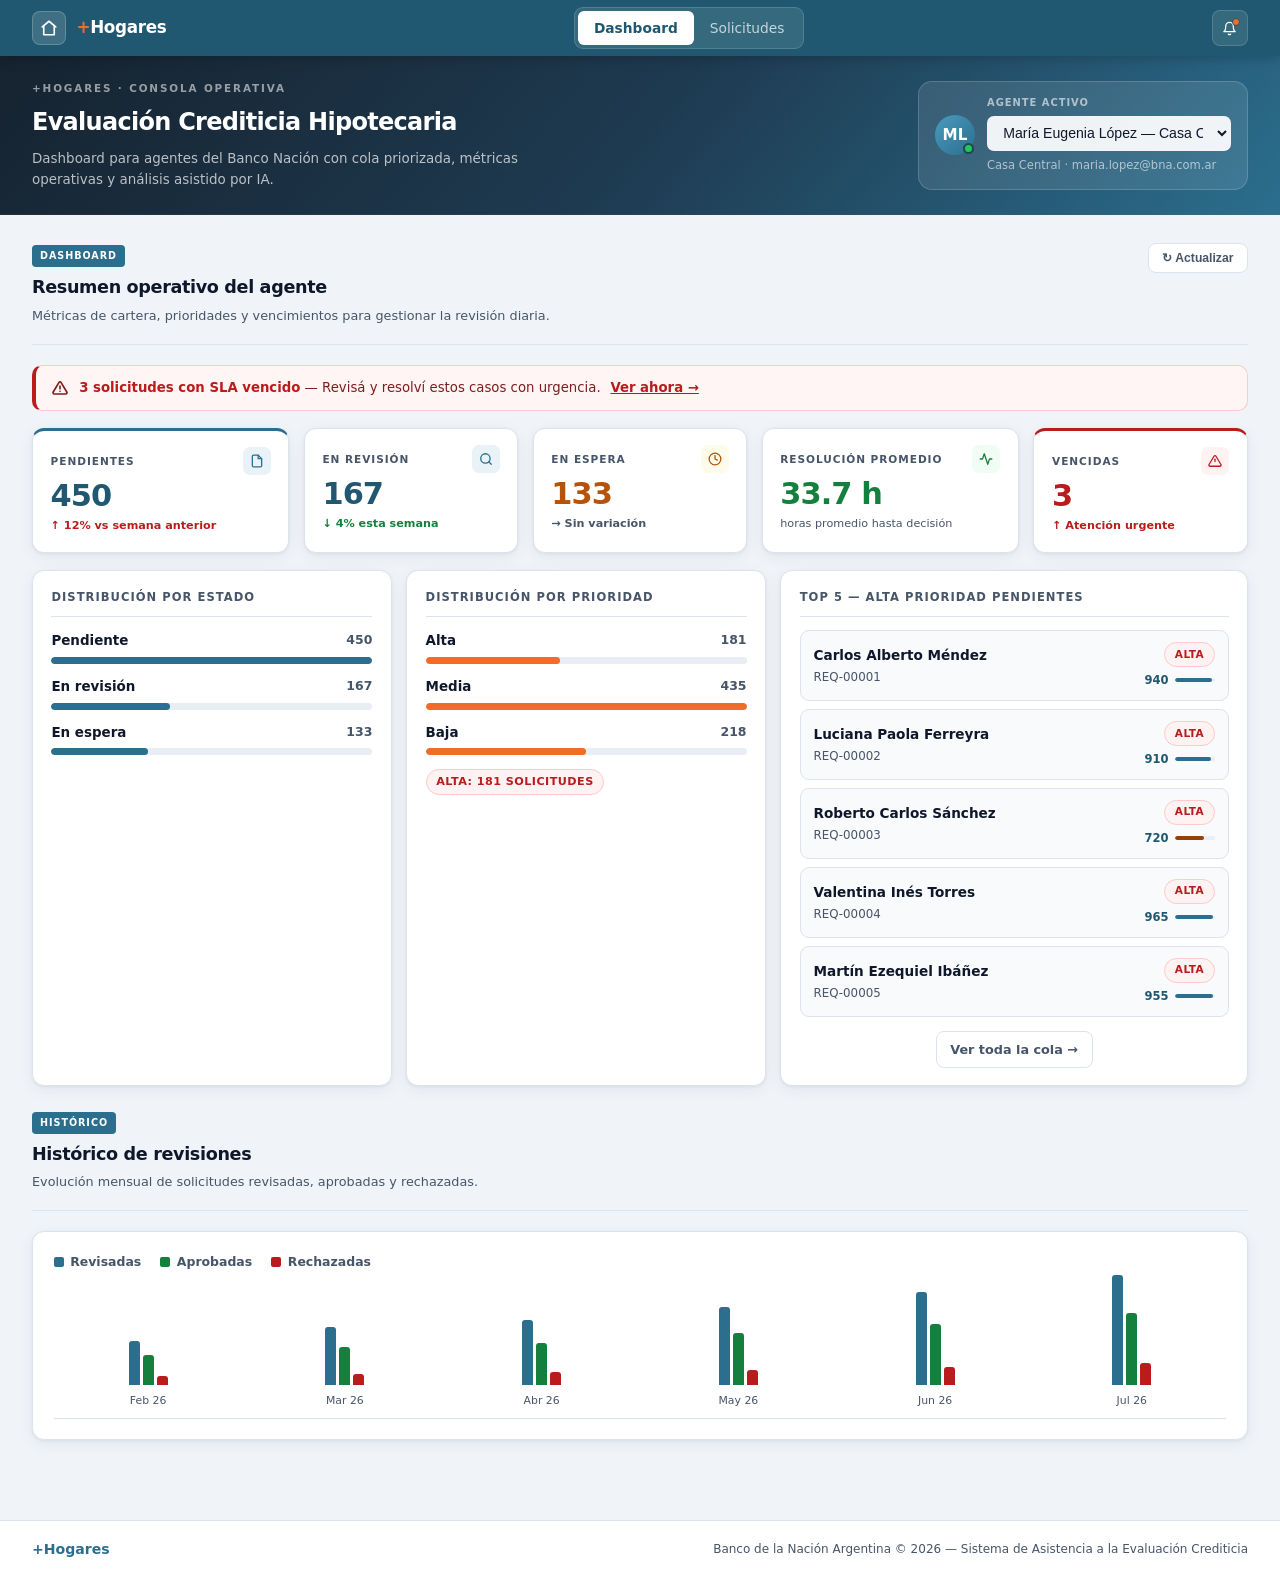
<file: index.html>
<!DOCTYPE html>
<html lang="es">
<head>
<meta charset="UTF-8">
<meta name="viewport" content="width=device-width, initial-scale=1.0">
<title>+Hogares — Dashboard</title>
<link rel="stylesheet" href="shared.css">
</head>
<body>

<!-- NAVBAR -->
<nav class="navbar">
  <div class="navbar-inner">
    <a class="brand" href="index.html">
      <div class="brand-icon">
        <svg width="18" height="18" viewBox="0 0 24 24" fill="none" stroke="white" stroke-width="2.2" stroke-linecap="round" stroke-linejoin="round"><path d="M3 10.5L12 3l9 7.5"/><path d="M5 9.5V21h14V9.5"/></svg>
      </div>
      <span class="brand-name"><em>+</em>Hogares</span>
    </a>
    <div class="nav-links">
      <a href="index.html" class="nav-link active">Dashboard</a>
      <a href="solicitudes.html" class="nav-link">Solicitudes</a>
    </div>
    <div class="nav-actions">
      <div class="notif-btn">
        <svg width="15" height="15" viewBox="0 0 24 24" fill="none" stroke="white" stroke-width="2" stroke-linecap="round" stroke-linejoin="round"><path d="M18 8A6 6 0 0 0 6 8c0 7-3 9-3 9h18s-3-2-3-9"/><path d="M13.73 21a2 2 0 0 1-3.46 0"/></svg>
        <div class="notif-badge"></div>
      </div>
    </div>
  </div>
</nav>

<!-- HERO -->
<header class="hero">
  <div class="hero-inner">
    <div class="hero-text">
      <div class="hero-eyebrow">+Hogares · Consola Operativa</div>
      <h1 class="hero-headline">Evaluación Crediticia Hipotecaria</h1>
      <p class="hero-tagline">Dashboard para agentes del Banco Nación con cola priorizada, métricas operativas y análisis asistido por IA.</p>
    </div>
    <div class="agent-card">
      <div class="agent-avatar" id="agent-avatar">ML<div class="agent-online"></div></div>
      <div class="agent-info">
        <div class="agent-label">Agente activo</div>
        <select class="agent-select" id="agent-select">
          <option value="María Eugenia López">María Eugenia López — Casa Central</option>
          <option value="Julián Andrés Pérez">Julián Andrés Pérez — Rosario Centro</option>
        </select>
        <div class="agent-meta" id="agent-meta"></div>
      </div>
    </div>
  </div>
</header>

<main class="main">
  <div class="main-inner">

    <!-- SECTION HEADER -->
    <div class="section-hdr">
      <div>
        <div class="section-badge">Dashboard</div>
        <h2 class="section-title">Resumen operativo del agente</h2>
        <p class="section-desc">Métricas de cartera, prioridades y vencimientos para gestionar la revisión diaria.</p>
      </div>
      <button class="btn-ghost" onclick="location.reload()">↻ Actualizar</button>
    </div>

    <!-- SLA BANNER -->
    <div class="sla-banner">
      <svg width="16" height="16" viewBox="0 0 24 24" fill="none" stroke="currentColor" stroke-width="2.5" stroke-linecap="round" stroke-linejoin="round" style="flex-shrink:0"><path d="M10.29 3.86L1.82 18a2 2 0 0 0 1.71 3h16.94a2 2 0 0 0 1.71-3L13.71 3.86a2 2 0 0 0-3.42 0z"/><line x1="12" y1="9" x2="12" y2="13"/><line x1="12" y1="17" x2="12.01" y2="17"/></svg>
      <span><strong>3 solicitudes con SLA vencido</strong> — Revisá y resolví estos casos con urgencia. <a href="solicitudes.html?status=pendiente&sla=vencido" class="sla-link">Ver ahora →</a></span>
    </div>

    <!-- KPI GRID -->
    <div class="kpi-grid">
      <div class="kpi-card kpi-card--featured">
        <div class="kpi-top">
          <div class="kpi-label">Pendientes</div>
          <div class="kpi-icon kpi-icon-blue">
            <svg width="14" height="14" viewBox="0 0 24 24" fill="none" stroke="#2b6e8e" stroke-width="2.2" stroke-linecap="round" stroke-linejoin="round"><path d="M14 2H6a2 2 0 0 0-2 2v16a2 2 0 0 0 2 2h12a2 2 0 0 0 2-2V8z"/><polyline points="14 2 14 8 20 8"/></svg>
          </div>
        </div>
        <div class="kpi-value">450</div>
        <div class="kpi-trend kpi-trend-up">↑ 12% vs semana anterior</div>
      </div>
      <div class="kpi-card">
        <div class="kpi-top">
          <div class="kpi-label">En revisión</div>
          <div class="kpi-icon kpi-icon-blue">
            <svg width="14" height="14" viewBox="0 0 24 24" fill="none" stroke="#2b6e8e" stroke-width="2.2" stroke-linecap="round" stroke-linejoin="round"><circle cx="11" cy="11" r="8"/><line x1="21" y1="21" x2="16.65" y2="16.65"/></svg>
          </div>
        </div>
        <div class="kpi-value">167</div>
        <div class="kpi-trend kpi-trend-down">↓ 4% esta semana</div>
      </div>
      <div class="kpi-card">
        <div class="kpi-top">
          <div class="kpi-label">En espera</div>
          <div class="kpi-icon kpi-icon-amber">
            <svg width="14" height="14" viewBox="0 0 24 24" fill="none" stroke="#b45309" stroke-width="2.2" stroke-linecap="round" stroke-linejoin="round"><circle cx="12" cy="12" r="10"/><polyline points="12 6 12 12 16 14"/></svg>
          </div>
        </div>
        <div class="kpi-value" style="color:#b45309">133</div>
        <div class="kpi-trend kpi-trend-neutral">→ Sin variación</div>
      </div>
      <div class="kpi-card">
        <div class="kpi-top">
          <div class="kpi-label">Resolución promedio</div>
          <div class="kpi-icon kpi-icon-green">
            <svg width="14" height="14" viewBox="0 0 24 24" fill="none" stroke="#15803d" stroke-width="2.2" stroke-linecap="round" stroke-linejoin="round"><polyline points="22 12 18 12 15 21 9 3 6 12 2 12"/></svg>
          </div>
        </div>
        <div class="kpi-value" style="color:#15803d">33.7 h</div>
        <div class="kpi-sub">horas promedio hasta decisión</div>
      </div>
      <div class="kpi-card kpi-card--danger">
        <div class="kpi-top">
          <div class="kpi-label">Vencidas</div>
          <div class="kpi-icon kpi-icon-red">
            <svg width="14" height="14" viewBox="0 0 24 24" fill="none" stroke="#b91c1c" stroke-width="2.2" stroke-linecap="round" stroke-linejoin="round"><path d="M10.29 3.86L1.82 18a2 2 0 0 0 1.71 3h16.94a2 2 0 0 0 1.71-3L13.71 3.86a2 2 0 0 0-3.42 0z"/><line x1="12" y1="9" x2="12" y2="13"/></svg>
          </div>
        </div>
        <div class="kpi-value">3</div>
        <div class="kpi-trend kpi-trend-up">↑ Atención urgente</div>
      </div>
    </div>

    <!-- DASH GRID -->
    <div class="dash-grid">
      <!-- Distribución estado -->
      <div class="dash-card">
        <div class="dash-card-title">Distribución por estado</div>
        <div class="dist-item">
          <div class="dist-top"><span class="dist-lbl">Pendiente</span><span class="dist-val">450</span></div>
          <div class="dist-bar"><span class="dist-fill dist-fill-state" style="width:100%"></span></div>
        </div>
        <div class="dist-item">
          <div class="dist-top"><span class="dist-lbl">En revisión</span><span class="dist-val">167</span></div>
          <div class="dist-bar"><span class="dist-fill dist-fill-state" style="width:37%"></span></div>
        </div>
        <div class="dist-item">
          <div class="dist-top"><span class="dist-lbl">En espera</span><span class="dist-val">133</span></div>
          <div class="dist-bar"><span class="dist-fill dist-fill-state" style="width:30%"></span></div>
        </div>
      </div>

      <!-- Distribución prioridad -->
      <div class="dash-card">
        <div class="dash-card-title">Distribución por prioridad</div>
        <div class="dist-item">
          <div class="dist-top"><span class="dist-lbl">Alta</span><span class="dist-val">181</span></div>
          <div class="dist-bar"><span class="dist-fill dist-fill-prio" style="width:42%"></span></div>
        </div>
        <div class="dist-item">
          <div class="dist-top"><span class="dist-lbl">Media</span><span class="dist-val">435</span></div>
          <div class="dist-bar"><span class="dist-fill dist-fill-prio" style="width:100%"></span></div>
        </div>
        <div class="dist-item">
          <div class="dist-top"><span class="dist-lbl">Baja</span><span class="dist-val">218</span></div>
          <div class="dist-bar"><span class="dist-fill dist-fill-prio" style="width:50%"></span></div>
        </div>
        <div style="margin-top:.85rem">
          <span class="chip chip-alta" style="font-size:.7rem">ALTA: 181 solicitudes</span>
        </div>
      </div>

      <!-- Top 5 -->
      <div class="dash-card">
        <div class="dash-card-title">Top 5 — Alta prioridad pendientes</div>
        <a href="detalle.html?id=REQ-00001" class="top-item">
          <div class="top-item-main"><span class="top-item-name">Carlos Alberto Méndez</span><span class="top-item-meta">REQ-00001</span></div>
          <div class="top-item-right"><span class="chip chip-alta">Alta</span><div class="score-mini"><span class="score-val">940</span><div class="score-bar"><span class="score-fill" style="width:94%"></span></div></div></div>
        </a>
        <a href="detalle.html?id=REQ-00002" class="top-item">
          <div class="top-item-main"><span class="top-item-name">Luciana Paola Ferreyra</span><span class="top-item-meta">REQ-00002</span></div>
          <div class="top-item-right"><span class="chip chip-alta">Alta</span><div class="score-mini"><span class="score-val">910</span><div class="score-bar"><span class="score-fill" style="width:91%"></span></div></div></div>
        </a>
        <a href="detalle.html?id=REQ-00003" class="top-item">
          <div class="top-item-main"><span class="top-item-name">Roberto Carlos Sánchez</span><span class="top-item-meta">REQ-00003</span></div>
          <div class="top-item-right"><span class="chip chip-alta">Alta</span><div class="score-mini"><span class="score-val">720</span><div class="score-bar"><span class="score-fill" style="width:72%;background:var(--amber)"></span></div></div></div>
        </a>
        <a href="detalle.html?id=REQ-00004" class="top-item">
          <div class="top-item-main"><span class="top-item-name">Valentina Inés Torres</span><span class="top-item-meta">REQ-00004</span></div>
          <div class="top-item-right"><span class="chip chip-alta">Alta</span><div class="score-mini"><span class="score-val">965</span><div class="score-bar"><span class="score-fill" style="width:96.5%"></span></div></div></div>
        </a>
        <a href="detalle.html?id=REQ-00005" class="top-item">
          <div class="top-item-main"><span class="top-item-name">Martín Ezequiel Ibáñez</span><span class="top-item-meta">REQ-00005</span></div>
          <div class="top-item-right"><span class="chip chip-alta">Alta</span><div class="score-mini"><span class="score-val">955</span><div class="score-bar"><span class="score-fill" style="width:95.5%"></span></div></div></div>
        </a>
        <div style="margin-top:.9rem;text-align:center">
          <a href="solicitudes.html" class="btn-ghost" style="font-size:.8rem">Ver toda la cola →</a>
        </div>
      </div>
    </div>

    <!-- HISTÓRICO -->
    <div class="section-hdr" style="margin-top:1.5rem">
      <div>
        <div class="section-badge">Histórico</div>
        <h2 class="section-title">Histórico de revisiones</h2>
        <p class="section-desc">Evolución mensual de solicitudes revisadas, aprobadas y rechazadas.</p>
      </div>
    </div>
    <div class="dash-card">
      <div class="historic-wrap">
        <div class="historic-legend">
          <span class="legend-item"><span class="legend-dot" style="background:#2b6e8e"></span>Revisadas</span>
          <span class="legend-item"><span class="legend-dot" style="background:#15803d"></span>Aprobadas</span>
          <span class="legend-item"><span class="legend-dot" style="background:#b91c1c"></span>Rechazadas</span>
        </div>
        <!--
          Datos balanceados (max revisadas=104 → height 110px)
          Escala: h = round(val / 104 * 110)
          Feb: 42→44  Mar: 55→58  Abr: 61→65  May: 74→78  Jun: 88→93  Jul: 104→110
          Apr: 28→30  36→38  40→42  49→52  58→61  68→72
          Rec:  8→9   10→11  12→13  14→15  17→18  21→22
        -->
        <div class="chart-area">
          <div class="chart-col"><div class="chart-bars"><div class="bar bar-r" style="height:44px" title="Revisadas: 42"></div><div class="bar bar-a" style="height:30px" title="Aprobadas: 28"></div><div class="bar bar-rec" style="height:9px" title="Rechazadas: 8"></div></div><span class="chart-lbl">Feb 26</span></div>
          <div class="chart-col"><div class="chart-bars"><div class="bar bar-r" style="height:58px" title="Revisadas: 55"></div><div class="bar bar-a" style="height:38px" title="Aprobadas: 36"></div><div class="bar bar-rec" style="height:11px" title="Rechazadas: 10"></div></div><span class="chart-lbl">Mar 26</span></div>
          <div class="chart-col"><div class="chart-bars"><div class="bar bar-r" style="height:65px" title="Revisadas: 61"></div><div class="bar bar-a" style="height:42px" title="Aprobadas: 40"></div><div class="bar bar-rec" style="height:13px" title="Rechazadas: 12"></div></div><span class="chart-lbl">Abr 26</span></div>
          <div class="chart-col"><div class="chart-bars"><div class="bar bar-r" style="height:78px" title="Revisadas: 74"></div><div class="bar bar-a" style="height:52px" title="Aprobadas: 49"></div><div class="bar bar-rec" style="height:15px" title="Rechazadas: 14"></div></div><span class="chart-lbl">May 26</span></div>
          <div class="chart-col"><div class="chart-bars"><div class="bar bar-r" style="height:93px" title="Revisadas: 88"></div><div class="bar bar-a" style="height:61px" title="Aprobadas: 58"></div><div class="bar bar-rec" style="height:18px" title="Rechazadas: 17"></div></div><span class="chart-lbl">Jun 26</span></div>
          <div class="chart-col"><div class="chart-bars"><div class="bar bar-r" style="height:110px" title="Revisadas: 104"></div><div class="bar bar-a" style="height:72px" title="Aprobadas: 68"></div><div class="bar bar-rec" style="height:22px" title="Rechazadas: 21"></div></div><span class="chart-lbl">Jul 26</span></div>
        </div>
      </div>
    </div>

  </div>
</main>

<footer class="footer">
  <div class="footer-inner">
    <span class="footer-brand">+Hogares</span>
    <span class="footer-legal">Banco de la Nación Argentina © 2026 — Sistema de Asistencia a la Evaluación Crediticia</span>
  </div>
</footer>

<script>
const AGENTS_INFO = {
  'María Eugenia López': { initials: 'ML', sucursal: 'Casa Central', email: 'maria.lopez@bna.com.ar' },
  'Julián Andrés Pérez': { initials: 'JP', sucursal: 'Rosario Centro', email: 'julian.perez@bna.com.ar' },
};

function applyAgent(nombre) {
  localStorage.setItem('activeAgent', nombre);
  const info = AGENTS_INFO[nombre];
  // Avatar: solo las iniciales sin el dot (mantener el dot dentro)
  const dot = document.querySelector('.agent-online');
  document.getElementById('agent-avatar').innerHTML = info.initials;
  document.getElementById('agent-avatar').appendChild(dot);
  document.getElementById('agent-meta').textContent = `${info.sucursal} · ${info.email}`;
}

const sel = document.getElementById('agent-select');
// Restaurar selección guardada
const saved = localStorage.getItem('activeAgent');
if (saved && AGENTS_INFO[saved]) {
  sel.value = saved;
}
applyAgent(sel.value);

sel.addEventListener('change', function() {
  applyAgent(this.value);
  // Recargar para reflejar el cambio en los KPIs del dashboard
  window.location.reload();
});
</script>
</body>
</html>
</file>
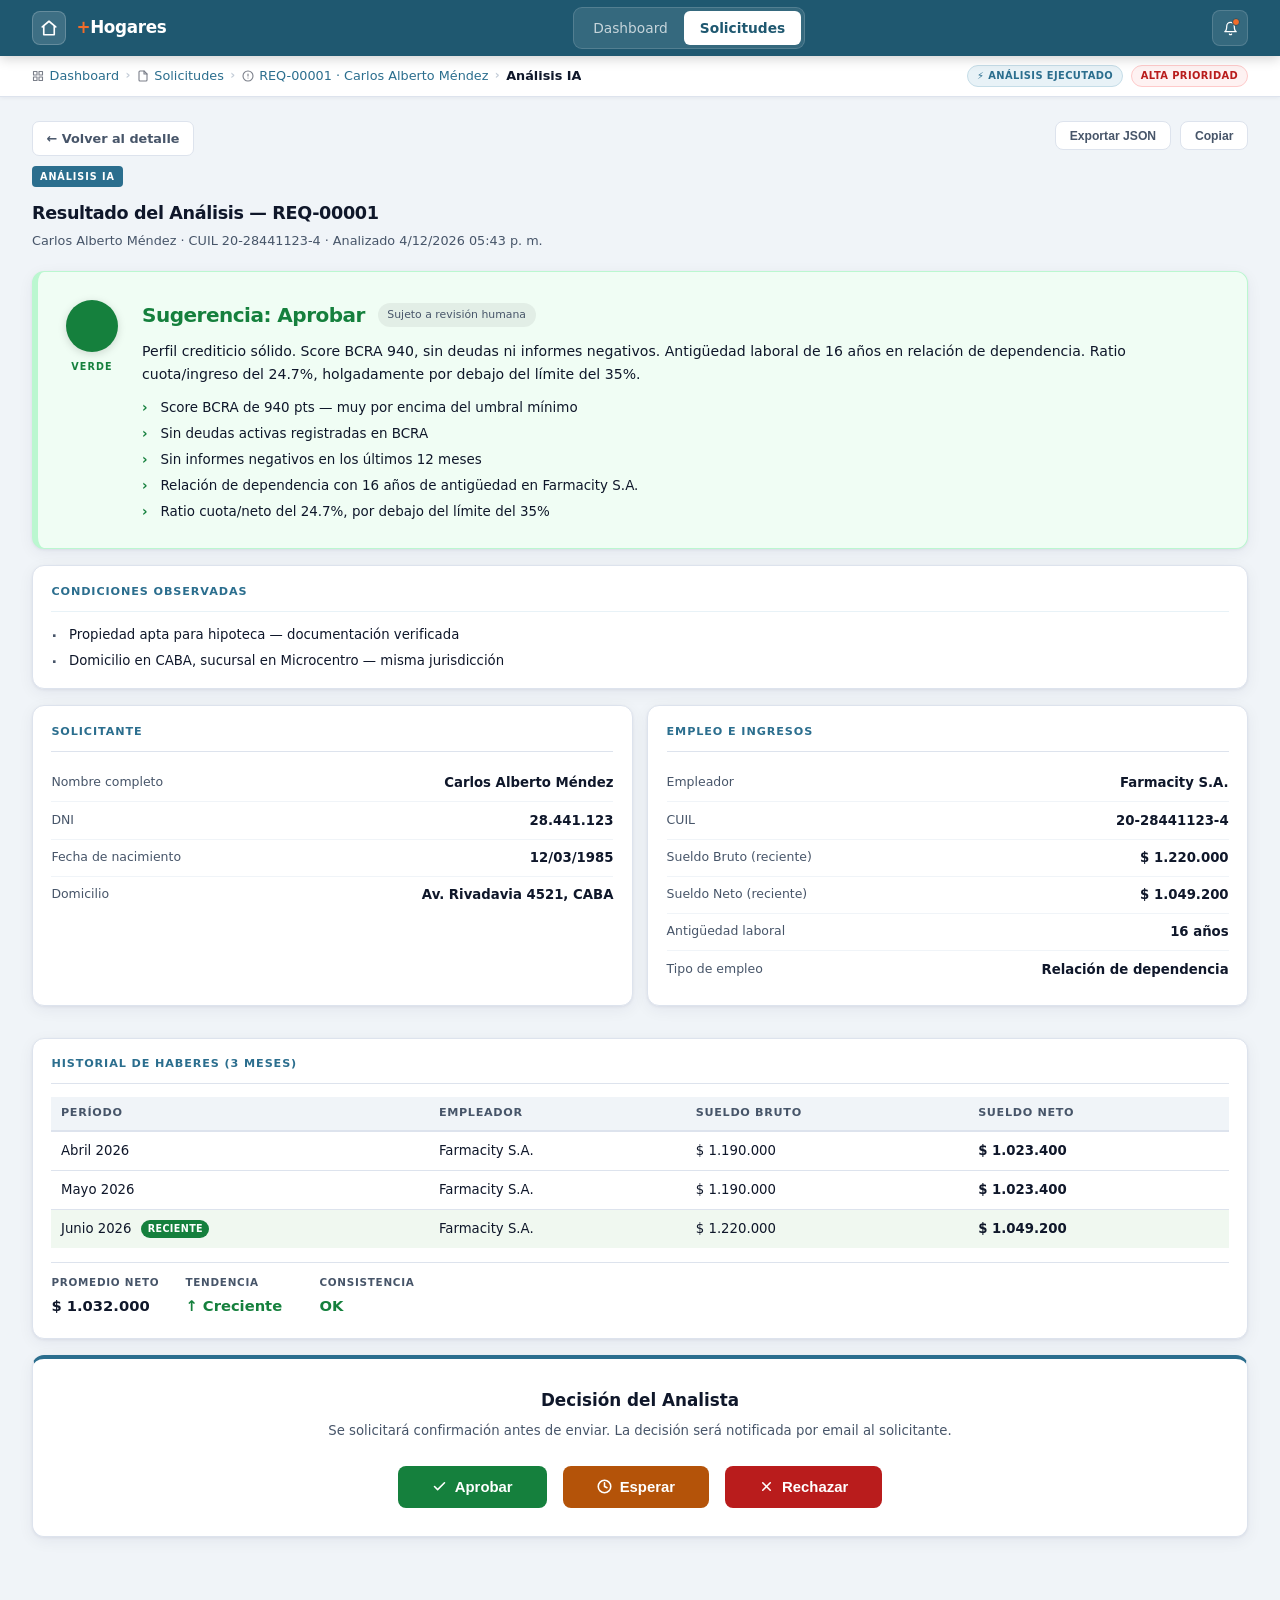
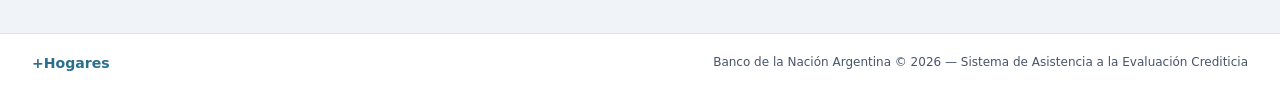
<file: analisis.html>
<!DOCTYPE html>
<html lang="es">
<head>
<meta charset="UTF-8">
<meta name="viewport" content="width=device-width, initial-scale=1.0">
<title>+Hogares — Análisis IA · REQ-00049</title>
<link rel="stylesheet" href="shared.css">
<script src="mock-data.js"></script>
</head>
<body>

<nav class="navbar">
  <div class="navbar-inner">
    <a class="brand" href="index.html">
      <div class="brand-icon">
        <svg width="18" height="18" viewBox="0 0 24 24" fill="none" stroke="white" stroke-width="2.2" stroke-linecap="round" stroke-linejoin="round"><path d="M3 10.5L12 3l9 7.5"/><path d="M5 9.5V21h14V9.5"/></svg>
      </div>
      <span class="brand-name"><em>+</em>Hogares</span>
    </a>
    <div class="nav-links">
      <a href="index.html" class="nav-link">Dashboard</a>
      <a href="solicitudes.html" class="nav-link active">Solicitudes</a>
    </div>
    <div class="nav-actions">
      <div class="notif-btn">
        <svg width="15" height="15" viewBox="0 0 24 24" fill="none" stroke="white" stroke-width="2" stroke-linecap="round" stroke-linejoin="round"><path d="M18 8A6 6 0 0 0 6 8c0 7-3 9-3 9h18s-3-2-3-9"/><path d="M13.73 21a2 2 0 0 1-3.46 0"/></svg>
        <div class="notif-badge"></div>
      </div>
    </div>
  </div>
</nav>

<!-- CONTEXT BAR -->
<div class="context-bar">
  <div class="context-bar-inner">
    <div class="context-bar-left">
      <div class="bc-step">
        <svg class="bc-step-icon" width="12" height="12" viewBox="0 0 24 24" fill="none" stroke="currentColor" stroke-width="2.2" stroke-linecap="round" stroke-linejoin="round"><rect x="3" y="3" width="7" height="7"/><rect x="14" y="3" width="7" height="7"/><rect x="3" y="14" width="7" height="7"/><rect x="14" y="14" width="7" height="7"/></svg>
        <a href="index.html">Dashboard</a>
      </div>
      <span class="bc-sep">›</span>
      <div class="bc-step">
        <svg class="bc-step-icon" width="12" height="12" viewBox="0 0 24 24" fill="none" stroke="currentColor" stroke-width="2.2" stroke-linecap="round" stroke-linejoin="round"><path d="M14 2H6a2 2 0 0 0-2 2v16a2 2 0 0 0 2 2h12a2 2 0 0 0 2-2V8z"/><polyline points="14 2 14 8 20 8"/></svg>
        <a href="solicitudes.html">Solicitudes</a>
      </div>
      <span class="bc-sep">›</span>
      <div class="bc-step">
        <svg class="bc-step-icon" width="12" height="12" viewBox="0 0 24 24" fill="none" stroke="currentColor" stroke-width="2.2" stroke-linecap="round" stroke-linejoin="round"><circle cx="12" cy="12" r="10"/><line x1="12" y1="8" x2="12" y2="12"/><line x1="12" y1="16" x2="12.01" y2="16"/></svg>
        <a id="bc-detalle-link" href="detalle.html">—</a>
      </div>
      <span class="bc-sep">›</span>
      <span class="bc-current">Análisis IA</span>
    </div>
    <div class="context-bar-right">
      <span class="bc-status bc-status-analisis">⚡ Análisis ejecutado</span>
      <span id="bc-prioridad-chip" class="bc-status bc-status-alta"></span>
    </div>
  </div>
</div>

<main class="main" style="padding-top:1.5rem">
  <div class="main-inner">

    <!-- HEADER -->
    <div class="detalle-header" style="margin-bottom:1.25rem">
      <div class="detalle-header-left">
        <a id="volver-detalle" href="detalle.html" class="btn-back">← Volver al detalle</a>
        <div class="detalle-title-row" style="margin-top:.6rem">
          <div class="section-badge">Análisis IA</div>
        </div>
        <h1 class="section-title" style="margin-top:.3rem" id="analisis-titulo">Resultado del Análisis — —</h1>
        <p class="section-desc" id="analisis-desc">—</p>
      </div>
      <div style="display:flex;gap:.6rem;flex-shrink:0">
        <button class="btn-ghost">Exportar JSON</button>
        <button class="btn-ghost">Copiar</button>
      </div>
    </div>

    <!-- PANEL RECOMENDACIÓN (populated by JS) -->
    <div id="rec-panel-wrap" style="margin-bottom:1rem"></div>

    <!-- CONDICIONES OBSERVADAS -->
    <div class="card" style="margin-bottom:1rem">
      <div class="card-section-title" style="color:var(--blue);border-bottom-color:var(--blue-light)">Condiciones observadas</div>
      <ul class="condiciones-list" id="condiciones-list"></ul>
    </div>

    <!-- DATA GRID -->
    <div class="data-grid" style="margin-bottom:1rem">
      <div class="card">
        <div class="card-section-title">Solicitante</div>
        <div class="field-table" id="card-solicitante"></div>
      </div>
      <div class="card">
        <div class="card-section-title">Empleo e Ingresos</div>
        <div class="field-table" id="card-empleo"></div>
      </div>
    </div>

    <!-- HISTORIAL HABERES -->
    <div class="card" style="margin-bottom:1rem">
      <div class="card-section-title">Historial de haberes (3 meses)</div>
      <table class="haberes-table">
        <thead><tr><th>Período</th><th>Empleador</th><th>Sueldo Bruto</th><th>Sueldo Neto</th></tr></thead>
        <tbody id="haberes-tbody"></tbody>
      </table>
      <div class="haberes-stats" id="haberes-stats"></div>
    </div>

    <!-- PANEL DECISIÓN ANALISTA -->
    <div class="decision-panel">
      <h3 class="decision-title">Decisión del Analista</h3>
      <p class="decision-hint">Se solicitará confirmación antes de enviar. La decisión será notificada por email al solicitante.</p>
      <div class="decision-btns">
        <button class="btn-decision btn-aprobar" onclick="openModal('aprobar')">
          <svg width="15" height="15" viewBox="0 0 24 24" fill="none" stroke="currentColor" stroke-width="2.5" stroke-linecap="round" stroke-linejoin="round"><polyline points="20 6 9 17 4 12"/></svg>
          Aprobar
        </button>
        <button class="btn-decision btn-esperar" onclick="openModal('esperar')">
          <svg width="15" height="15" viewBox="0 0 24 24" fill="none" stroke="currentColor" stroke-width="2.5" stroke-linecap="round" stroke-linejoin="round"><circle cx="12" cy="12" r="10"/><polyline points="12 6 12 12 16 14"/></svg>
          Esperar
        </button>
        <button class="btn-decision btn-rechazar" onclick="openModal('rechazar')">
          <svg width="15" height="15" viewBox="0 0 24 24" fill="none" stroke="currentColor" stroke-width="2.5" stroke-linecap="round" stroke-linejoin="round"><line x1="18" y1="6" x2="6" y2="18"/><line x1="6" y1="6" x2="18" y2="18"/></svg>
          Rechazar
        </button>
      </div>
    </div>

  </div>
</main>

<!-- MODAL CONFIRMACIÓN -->
<div class="modal-overlay hidden" id="modal">
  <div class="modal-card">
    <h3 class="modal-title" id="modal-title">Confirmar decisión</h3>
    <p class="modal-subtitle">Revisá el resumen antes de enviar la notificación por email.</p>
    <div class="modal-summary" id="modal-summary"></div>
    <label class="modal-label">Motivo / comentario <span id="modal-req" style="color:var(--rojo);display:none">(obligatorio)</span></label>
    <textarea id="modal-motivo" class="modal-textarea" placeholder="Descripción del motivo de la decisión…"></textarea>
    <div class="modal-footer">
      <button class="btn-ghost" onclick="closeModal()">Cancelar</button>
      <button class="btn-modal-confirm" id="modal-confirm-btn" onclick="confirmDecision()">Confirmar</button>
    </div>
  </div>
</div>

<!-- TOAST -->
<div class="toast hidden" id="toast"></div>

<footer class="footer">
  <div class="footer-inner">
    <span class="footer-brand">+Hogares</span>
    <span class="footer-legal">Banco de la Nación Argentina © 2026 — Sistema de Asistencia a la Evaluación Crediticia</span>
  </div>
</footer>

<script>
// ─── Load current solicitud from URL param ────────────────────────────────────
const currentId = getIdFromURL();
const s = getSolicitudById(currentId);

if (!s) {
  document.body.innerHTML = '<p style="padding:2rem;font-family:sans-serif">Solicitud no encontrada. <a href="solicitudes.html">Volver</a></p>';
  throw new Error('Solicitud not found: ' + currentId);
}

const detalleURL = `detalle.html?id=${s.id}`;
document.title = `+Hogares — Análisis IA · ${s.id}`;

// ─── Context bar ──────────────────────────────────────────────────────────────
document.getElementById('bc-detalle-link').textContent = `${s.id} · ${s.renaper.nombre}`;
document.getElementById('bc-detalle-link').href = detalleURL;
document.getElementById('bc-prioridad-chip').textContent = s.prioridad.charAt(0).toUpperCase() + s.prioridad.slice(1) + ' prioridad';

// ─── Header ───────────────────────────────────────────────────────────────────
document.getElementById('volver-detalle').href = detalleURL;
document.getElementById('analisis-titulo').textContent = `Resultado del Análisis — ${s.id}`;
document.getElementById('analisis-desc').textContent =
  `${s.renaper.nombre} · CUIL ${s.renaper.cuil} · Analizado ${new Date().toLocaleDateString('es-AR')} ${new Date().toLocaleTimeString('es-AR', {hour:'2-digit',minute:'2-digit'})}`;

// ─── Semáforo / rec panel ──────────────────────────────────────────────────────
const colorMap = { verde: 'verde', amarillo: 'amarillo', rojo: 'rojo' };
const col = colorMap[s.analisis.estado] || 'verde';
const colorLabel = { verde: 'VERDE', amarillo: 'AMARILLO', rojo: 'ROJO' };
const razonesHtml = s.analisis.razones.map(r => `<li>${r}</li>`).join('');
document.getElementById('rec-panel-wrap').innerHTML = `
  <div class="rec-panel rec-${col}">
    <div class="semaforo-col">
      <div class="semaforo ${col}"></div>
      <span class="semaforo-lbl ${col}">${colorLabel[col]}</span>
    </div>
    <div class="rec-body">
      <div class="rec-top">
        <span class="rec-decision ${col}">${s.analisis.decision}</span>
        <span class="rec-advisory">Sujeto a revisión humana</span>
      </div>
      <p class="rec-resumen">${s.analisis.resumen}</p>
      <ul class="rec-razones">${razonesHtml}</ul>
    </div>
  </div>`;

// ─── Condiciones ──────────────────────────────────────────────────────────────
document.getElementById('condiciones-list').innerHTML =
  s.analisis.condiciones.map(c => `<li>${c}</li>`).join('');

// ─── Data grid: Solicitante + Empleo ─────────────────────────────────────────
const ultimoPayslip = s.payslips[s.payslips.length - 1];
document.getElementById('card-solicitante').innerHTML = `
  <div class="field-row"><span>Nombre completo</span><strong>${s.renaper.nombre}</strong></div>
  <div class="field-row"><span>DNI</span><strong>${s.renaper.dni}</strong></div>
  <div class="field-row"><span>Fecha de nacimiento</span><strong>${s.renaper.nacimiento}</strong></div>
  <div class="field-row"><span>Domicilio</span><strong>${s.renaper.domicilio}</strong></div>`;

// Compute approximate tenure from AFIP inscription date
function calcAntigüedad(fechaStr) {
  const parts = fechaStr.split('/');
  if (parts.length !== 3) return '—';
  const d = new Date(+parts[2], +parts[1] - 1, +parts[0]);
  const years = Math.floor((Date.now() - d) / (1000 * 60 * 60 * 24 * 365.25));
  return `${years} año${years !== 1 ? 's' : ''}`;
}

document.getElementById('card-empleo').innerHTML = `
  <div class="field-row"><span>Empleador</span><strong>${s.afip.empleador}</strong></div>
  <div class="field-row"><span>CUIL</span><strong>${s.renaper.cuil}</strong></div>
  <div class="field-row"><span>Sueldo Bruto (reciente)</span><strong>${ultimoPayslip.bruto}</strong></div>
  <div class="field-row"><span>Sueldo Neto (reciente)</span><strong>${ultimoPayslip.neto}</strong></div>
  <div class="field-row"><span>Antigüedad laboral</span><strong>${calcAntigüedad(s.afip.inscripcion)}</strong></div>
  <div class="field-row"><span>Tipo de empleo</span><strong>${s.afip.categoria}</strong></div>`;

// ─── Haberes table ────────────────────────────────────────────────────────────
const tbody = document.getElementById('haberes-tbody');
s.payslips.forEach((p, i) => {
  const isReciente = i === s.payslips.length - 1;
  const tr = document.createElement('tr');
  if (isReciente) tr.className = 'haberes-reciente';
  tr.innerHTML = `
    <td>${p.periodo}${isReciente ? ' <span class="badge-reciente">reciente</span>' : ''}</td>
    <td>${s.afip.empleador}</td>
    <td>${p.bruto}</td>
    <td><strong>${p.neto}</strong></td>`;
  tbody.appendChild(tr);
});

const tendenciaColor = s.analisis.haberes_tendencia.includes('↑') ? '#15803d' : '#57606a';
document.getElementById('haberes-stats').innerHTML = `
  <div class="haberes-stat"><span class="hs-label">Promedio neto</span><span class="hs-val">${s.analisis.haberes_promedio}</span></div>
  <div class="haberes-stat"><span class="hs-label">Tendencia</span><span class="hs-val" style="color:${tendenciaColor}">${s.analisis.haberes_tendencia}</span></div>
  <div class="haberes-stat"><span class="hs-label">Consistencia</span><span class="hs-val" style="color:#15803d">${s.analisis.haberes_consistencia}</span></div>`;

// ─── Modal + Decision ─────────────────────────────────────────────────────────
let pendingDecision = null;
const labels = { aprobar:'Aprobar', esperar:'Esperar', rechazar:'Rechazar' };
const colors = { aprobar:'#15803d', esperar:'#b45309', rechazar:'#b91c1c' };

// Build a simple email from name
const emailHandle = s.renaper.nombre.toLowerCase()
  .replace(/\s+/g, '.').replace(/á/g,'a').replace(/é/g,'e').replace(/í/g,'i').replace(/ó/g,'o').replace(/ú/g,'u').replace(/ñ/g,'n');
const mockEmail = `${emailHandle}@email.com`;

function openModal(decision) {
  pendingDecision = decision;
  document.getElementById('modal-title').textContent = `Confirmar: ${labels[decision]}`;
  document.getElementById('modal-req').style.display = decision === 'rechazar' ? 'inline' : 'none';
  document.getElementById('modal-motivo').placeholder = decision === 'rechazar' ? 'Motivo del rechazo (obligatorio)…' : 'Comentario opcional…';
  document.getElementById('modal-motivo').value = '';
  document.getElementById('modal-motivo').classList.remove('input-error');
  const btn = document.getElementById('modal-confirm-btn');
  btn.textContent = `Confirmar ${labels[decision]}`;
  btn.style.background = colors[decision];
  document.getElementById('modal-summary').innerHTML = `
    <div><strong>Solicitante:</strong> ${s.renaper.nombre}</div>
    <div><strong>Solicitud:</strong> ${s.id}</div>
    <div><strong>Sugerencia IA:</strong> ${s.ai_decision}</div>
    <div><strong>Tu decisión:</strong> ${labels[decision]}</div>
    <div><strong>Email destino:</strong> ${mockEmail}</div>`;
  document.getElementById('modal').classList.remove('hidden');
}

function closeModal() {
  pendingDecision = null;
  document.getElementById('modal').classList.add('hidden');
}

function confirmDecision() {
  if (!pendingDecision) return;
  const motivo = document.getElementById('modal-motivo').value.trim();
  if (pendingDecision === 'rechazar' && !motivo) {
    document.getElementById('modal-motivo').classList.add('input-error');
    document.getElementById('modal-motivo').focus();
    return;
  }
  closeModal();
  showToast(`✓ Decisión "${labels[pendingDecision]}" registrada y email enviado a ${mockEmail}`);
  setTimeout(() => { window.location.href = 'solicitudes.html'; }, 2200);
}

function showToast(msg) {
  const t = document.getElementById('toast');
  t.textContent = msg;
  t.classList.remove('hidden');
  setTimeout(() => t.classList.add('hidden'), 4000);
}

document.getElementById('modal').addEventListener('click', function(e) {
  if (e.target === this) closeModal();
});
</script>
</body>
</html>
</file>
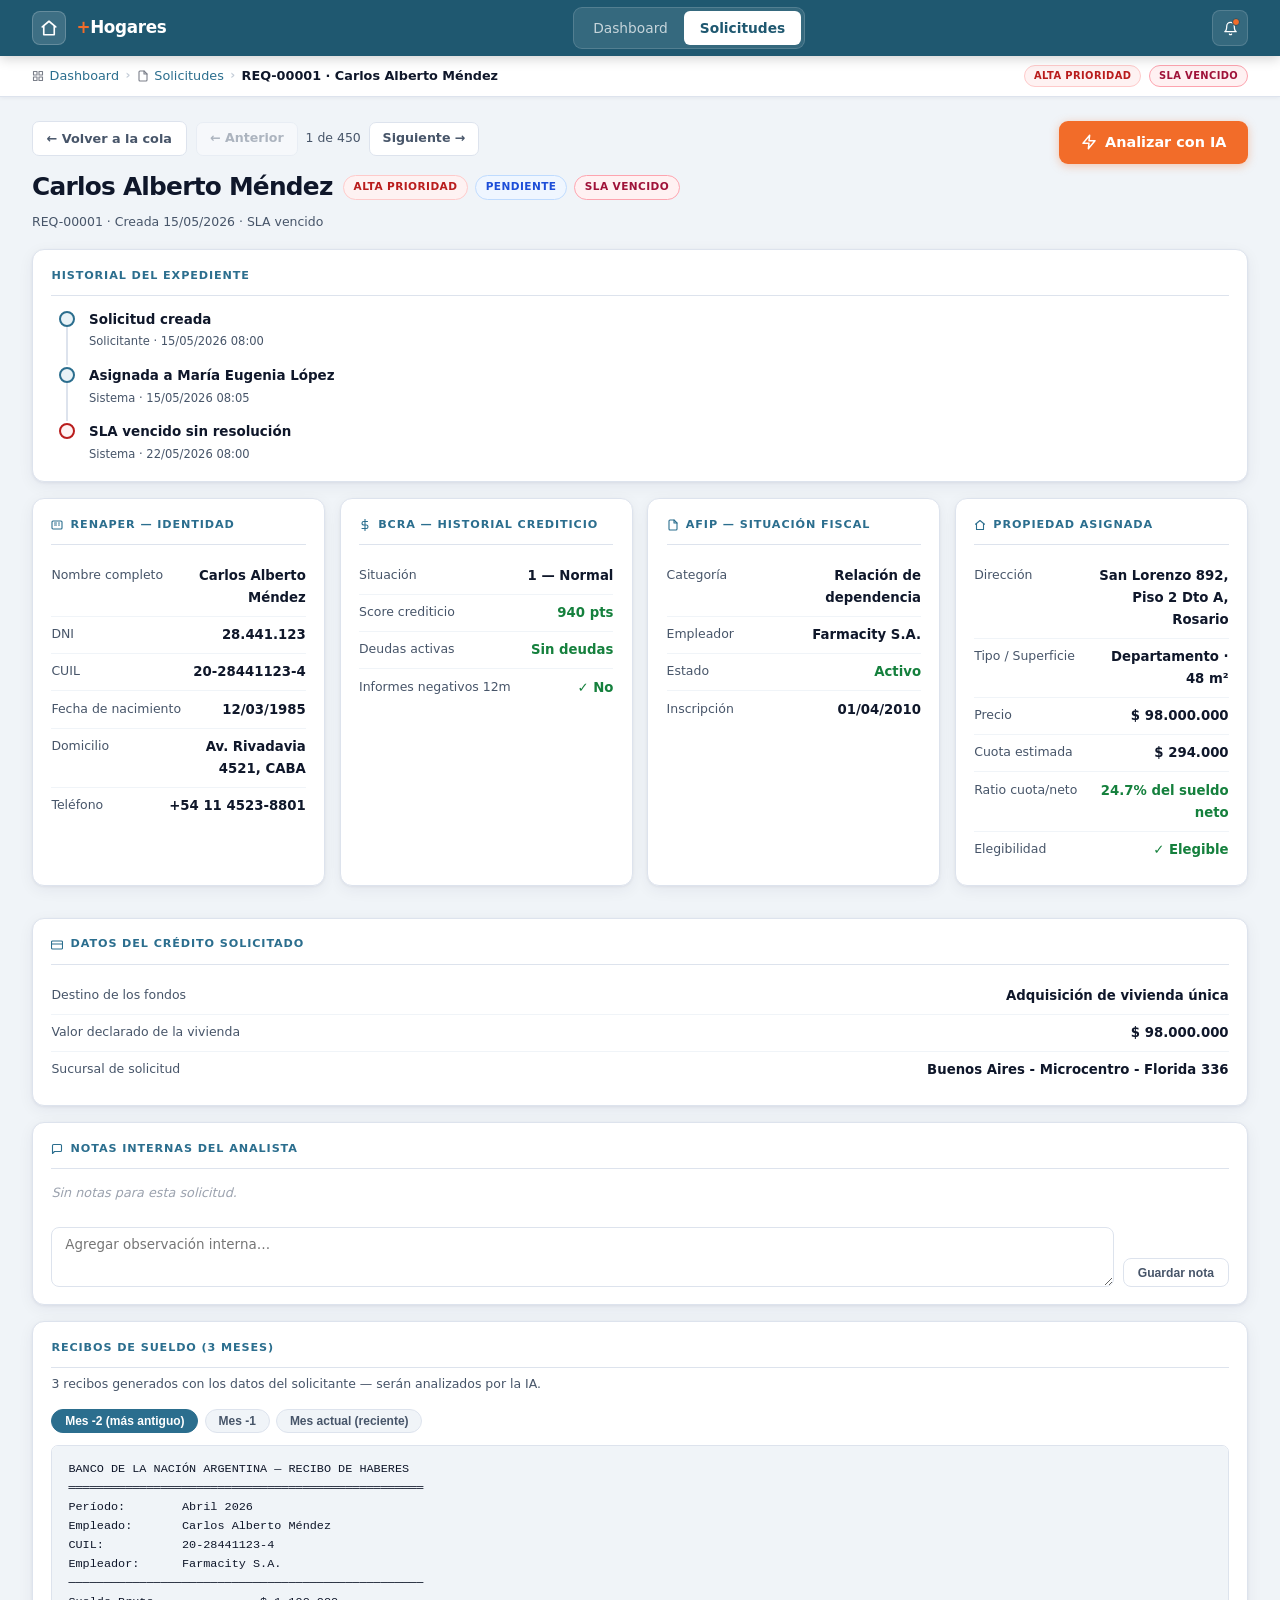
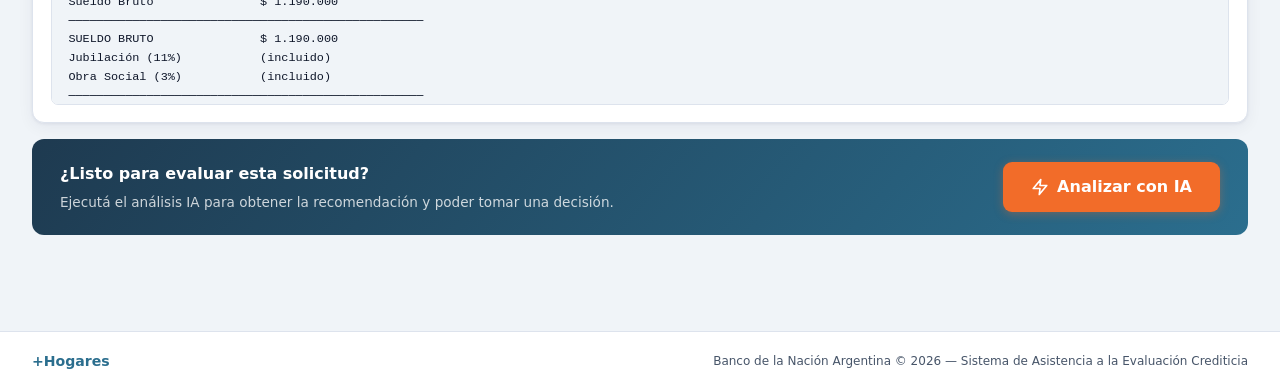
<file: detalle.html>
<!DOCTYPE html>
<html lang="es">
<head>
<meta charset="UTF-8">
<meta name="viewport" content="width=device-width, initial-scale=1.0">
<title>+Hogares — Martín Ibáñez · REQ-00049</title>
<link rel="stylesheet" href="shared.css">
<script src="mock-data.js"></script>
</head>
<body>

<nav class="navbar">
  <div class="navbar-inner">
    <a class="brand" href="index.html">
      <div class="brand-icon">
        <svg width="18" height="18" viewBox="0 0 24 24" fill="none" stroke="white" stroke-width="2.2" stroke-linecap="round" stroke-linejoin="round"><path d="M3 10.5L12 3l9 7.5"/><path d="M5 9.5V21h14V9.5"/></svg>
      </div>
      <span class="brand-name"><em>+</em>Hogares</span>
    </a>
    <div class="nav-links">
      <a href="index.html" class="nav-link">Dashboard</a>
      <a href="solicitudes.html" class="nav-link active">Solicitudes</a>
    </div>
    <div class="nav-actions">
      <div class="notif-btn">
        <svg width="15" height="15" viewBox="0 0 24 24" fill="none" stroke="white" stroke-width="2" stroke-linecap="round" stroke-linejoin="round"><path d="M18 8A6 6 0 0 0 6 8c0 7-3 9-3 9h18s-3-2-3-9"/><path d="M13.73 21a2 2 0 0 1-3.46 0"/></svg>
        <div class="notif-badge"></div>
      </div>
    </div>
  </div>
</nav>

<!-- CONTEXT BAR -->
<div class="context-bar">
  <div class="context-bar-inner">
    <div class="context-bar-left">
      <div class="bc-step">
        <svg class="bc-step-icon" width="12" height="12" viewBox="0 0 24 24" fill="none" stroke="currentColor" stroke-width="2.2" stroke-linecap="round" stroke-linejoin="round"><rect x="3" y="3" width="7" height="7"/><rect x="14" y="3" width="7" height="7"/><rect x="3" y="14" width="7" height="7"/><rect x="14" y="14" width="7" height="7"/></svg>
        <a href="index.html">Dashboard</a>
      </div>
      <span class="bc-sep">›</span>
      <div class="bc-step">
        <svg class="bc-step-icon" width="12" height="12" viewBox="0 0 24 24" fill="none" stroke="currentColor" stroke-width="2.2" stroke-linecap="round" stroke-linejoin="round"><path d="M14 2H6a2 2 0 0 0-2 2v16a2 2 0 0 0 2 2h12a2 2 0 0 0 2-2V8z"/><polyline points="14 2 14 8 20 8"/></svg>
        <a href="solicitudes.html">Solicitudes</a>
      </div>
      <span class="bc-sep">›</span>
      <span class="bc-current" id="bc-req-nombre">—</span>
    </div>
    <div class="context-bar-right">
      <span id="bc-prioridad-chip" class="bc-status bc-status-alta" style="display:none"></span>
      <span id="bc-sla-chip" class="bc-status bc-status-vencida" style="display:none">SLA vencido</span>
    </div>
  </div>
</div>

<main class="main" style="padding-top:1.5rem">
  <div class="main-inner">

    <!-- DETALLE HEADER -->
    <div class="detalle-header">
      <div class="detalle-header-left">
        <div class="detalle-nav">
          <a href="solicitudes.html" class="btn-back">← Volver a la cola</a>
          <div class="case-nav">
            <a id="btn-anterior" href="#" class="btn-case-nav" style="pointer-events:none;opacity:.4">← Anterior</a>
            <span class="case-counter" id="case-counter">1 de 10</span>
            <a id="btn-siguiente" href="#" class="btn-case-nav">Siguiente →</a>
          </div>
        </div>
        <div class="detalle-title-row">
          <h1 class="detalle-name" id="detalle-nombre">—</h1>
          <div class="detalle-chips" id="detalle-chips"></div>
        </div>
        <p class="detalle-meta" id="detalle-meta">—</p>
      </div>

      <!-- CTA ANALIZAR -->
      <a id="cta-analizar" href="analisis.html" class="btn-analizar">
        <svg width="16" height="16" viewBox="0 0 24 24" fill="none" stroke="currentColor" stroke-width="2.2" stroke-linecap="round" stroke-linejoin="round"><polygon points="13 2 3 14 12 14 11 22 21 10 12 10 13 2"/></svg>
        Analizar con IA
      </a>
    </div>

    <!-- TIMELINE -->
    <div class="card" style="margin-bottom:1rem">
      <div class="card-section-title">Historial del expediente</div>
      <div class="timeline" id="timeline"></div>
    </div>

    <!-- PROFILE GRID -->
    <div class="profile-grid">
      <!-- RENAPER -->
      <div class="card">
        <div class="card-section-title">
          <svg width="12" height="12" viewBox="0 0 24 24" fill="none" stroke="currentColor" stroke-width="2.2" stroke-linecap="round" stroke-linejoin="round"><rect x="2" y="4" width="20" height="16" rx="2"/><path d="M7 8h4M7 12h4M15 8h2M15 12h2"/></svg>
          RENAPER — Identidad
        </div>
        <div class="field-table" id="card-renaper"></div>
      </div>

      <!-- BCRA -->
      <div class="card">
        <div class="card-section-title">
          <svg width="12" height="12" viewBox="0 0 24 24" fill="none" stroke="currentColor" stroke-width="2.2" stroke-linecap="round" stroke-linejoin="round"><line x1="12" y1="1" x2="12" y2="23"/><path d="M17 5H9.5a3.5 3.5 0 0 0 0 7h5a3.5 3.5 0 0 1 0 7H6"/></svg>
          BCRA — Historial crediticio
        </div>
        <div class="field-table" id="card-bcra"></div>
      </div>

      <!-- AFIP -->
      <div class="card">
        <div class="card-section-title">
          <svg width="12" height="12" viewBox="0 0 24 24" fill="none" stroke="currentColor" stroke-width="2.2" stroke-linecap="round" stroke-linejoin="round"><path d="M14 2H6a2 2 0 0 0-2 2v16a2 2 0 0 0 2 2h12a2 2 0 0 0 2-2V8z"/><polyline points="14 2 14 8 20 8"/></svg>
          AFIP — Situación fiscal
        </div>
        <div class="field-table" id="card-afip"></div>
      </div>

      <!-- PROPIEDAD -->
      <div class="card">
        <div class="card-section-title">
          <svg width="12" height="12" viewBox="0 0 24 24" fill="none" stroke="currentColor" stroke-width="2.2" stroke-linecap="round" stroke-linejoin="round"><path d="M3 10.5L12 3l9 7.5"/><path d="M5 9.5V21h14V9.5"/></svg>
          Propiedad asignada
        </div>
        <div class="field-table" id="card-propiedad"></div>
      </div>
    </div>

    <!-- CRÉDITO (full width) -->
    <div class="card" style="margin-bottom:1rem">
      <div class="card-section-title">
        <svg width="12" height="12" viewBox="0 0 24 24" fill="none" stroke="currentColor" stroke-width="2.2" stroke-linecap="round" stroke-linejoin="round"><rect x="1" y="4" width="22" height="16" rx="2"/><line x1="1" y1="10" x2="23" y2="10"/></svg>
        Datos del crédito solicitado
      </div>
      <div class="credito-grid" id="card-credito"></div>
    </div>

    <!-- NOTAS INTERNAS -->
    <div class="card" style="margin-bottom:1rem">
      <div class="card-section-title">
        <svg width="12" height="12" viewBox="0 0 24 24" fill="none" stroke="currentColor" stroke-width="2.2" stroke-linecap="round" stroke-linejoin="round"><path d="M21 15a2 2 0 0 1-2 2H7l-4 4V5a2 2 0 0 1 2-2h14a2 2 0 0 1 2 2z"/></svg>
        Notas internas del analista
      </div>
      <div class="notes-list" id="notes-list">
        <p class="no-data">Sin notas para esta solicitud.</p>
      </div>
      <div class="notes-input-row">
        <textarea id="notes-input" class="notes-textarea" placeholder="Agregar observación interna…" rows="2"></textarea>
        <button class="btn-ghost" onclick="addNote()">Guardar nota</button>
      </div>
    </div>

    <!-- RECIBOS -->
    <div class="card" style="margin-bottom:1rem">
      <div class="card-section-title" style="margin-bottom:.35rem">Recibos de sueldo (3 meses)</div>
      <p style="font-size:.78rem;color:var(--muted);margin:0 0 .9rem">3 recibos generados con los datos del solicitante — serán analizados por la IA.</p>
      <div style="display:none" id="payslip-analizar"></div>
      <div class="payslip-tabs" id="payslip-tabs"></div>
      <pre class="payslip-pre" id="payslip-pre"></pre>
    </div>

    <!-- CTA FINAL ANALIZAR -->
    <div class="cta-analizar-banner">
      <div>
        <strong>¿Listo para evaluar esta solicitud?</strong>
        <p>Ejecutá el análisis IA para obtener la recomendación y poder tomar una decisión.</p>
      </div>
      <a id="cta-analizar-banner" href="analisis.html" class="btn-analizar btn-analizar-lg">
        <svg width="18" height="18" viewBox="0 0 24 24" fill="none" stroke="currentColor" stroke-width="2.2" stroke-linecap="round" stroke-linejoin="round"><polygon points="13 2 3 14 12 14 11 22 21 10 12 10 13 2"/></svg>
        Analizar con IA
      </a>
    </div>

  </div>
</main>

<footer class="footer">
  <div class="footer-inner">
    <span class="footer-brand">+Hogares</span>
    <span class="footer-legal">Banco de la Nación Argentina © 2026 — Sistema de Asistencia a la Evaluación Crediticia</span>
  </div>
</footer>

<script>
// ─── Load current solicitud from URL param ───────────────────────────────────
const currentId = getIdFromURL();
const s = getSolicitudById(currentId);
const idx = getIndexById(currentId);
const total = SOLICITUDES.length;

if (!s) {
  document.body.innerHTML = '<p style="padding:2rem;font-family:sans-serif">Solicitud no encontrada. <a href="solicitudes.html">Volver</a></p>';
  throw new Error('Solicitud not found: ' + currentId);
}

// Update <title>
document.title = `+Hogares — ${s.renaper.nombre} · ${s.id}`;

// ─── Context bar ─────────────────────────────────────────────────────────────
document.getElementById('bc-req-nombre').textContent = `${s.id} · ${s.renaper.nombre}`;
const bcPrio = document.getElementById('bc-prioridad-chip');
bcPrio.textContent = s.prioridad.charAt(0).toUpperCase() + s.prioridad.slice(1) + ' prioridad';
bcPrio.style.display = '';
if (s.sla_vencido) document.getElementById('bc-sla-chip').style.display = '';
const analisisURL = `analisis.html?id=${s.id}`;

// ─── Header ──────────────────────────────────────────────────────────────────
document.getElementById('detalle-nombre').textContent = s.renaper.nombre;
document.getElementById('detalle-meta').textContent =
  `${s.id} · Creada ${s.fecha_creacion}${s.sla_vencido ? ' · SLA vencido' : ''}`;

const chipsDiv = document.getElementById('detalle-chips');
const prioMap = { alta: 'chip-alta', media: 'chip-media', baja: 'chip-baja' };
chipsDiv.innerHTML = `
  <span class="chip ${prioMap[s.prioridad] || 'chip-media'}">${s.prioridad.charAt(0).toUpperCase() + s.prioridad.slice(1)} prioridad</span>
  <span class="chip chip-pendiente">Pendiente</span>
  ${s.sla_vencido ? '<span class="chip chip-vencida">SLA Vencido</span>' : ''}`;

document.getElementById('cta-analizar').href = analisisURL;

// ─── Anterior / Siguiente navigation ─────────────────────────────────────────
const prevIdx = idx - 1;
const nextIdx = idx + 1;
const btnAnterior = document.getElementById('btn-anterior');
const btnSiguiente = document.getElementById('btn-siguiente');

if (prevIdx >= 0) {
  btnAnterior.href = `detalle.html?id=${SOLICITUDES[prevIdx].id}`;
  btnAnterior.style.pointerEvents = '';
  btnAnterior.style.opacity = '';
} else {
  btnAnterior.href = '#';
}
if (nextIdx < total) {
  btnSiguiente.href = `detalle.html?id=${SOLICITUDES[nextIdx].id}`;
} else {
  btnSiguiente.style.pointerEvents = 'none';
  btnSiguiente.style.opacity = '.4';
}
document.getElementById('case-counter').textContent = `${idx + 1} de ${total}`;

// ─── Timeline ─────────────────────────────────────────────────────────────────
(function() {
  // Parsear fecha_creacion dd/mm/yyyy → Date
  const parts = s.fecha_creacion.split('/');
  const created = new Date(+parts[2], +parts[1]-1, +parts[0], 8, 0);

  function fmtDate(d, offsetMin) {
    const dt = new Date(d.getTime() + (offsetMin || 0) * 60000);
    return `${String(dt.getDate()).padStart(2,'0')}/${String(dt.getMonth()+1).padStart(2,'0')}/${dt.getFullYear()} ${String(dt.getHours()).padStart(2,'0')}:${String(dt.getMinutes()).padStart(2,'0')}`;
  }

  function tlItem(dotClass, action, meta) {
    return `<div class="tl-item">
      <div class="tl-dot ${dotClass}"></div>
      <div class="tl-body">
        <div class="tl-action">${action}</div>
        <div class="tl-meta">${meta}</div>
      </div>
    </div>`;
  }

  let html = '';
  html += tlItem('tl-dot-blue', 'Solicitud creada', `Solicitante · ${fmtDate(created)}`);
  html += tlItem('tl-dot-blue', `Asignada a ${s.agente}`, `Sistema · ${fmtDate(created, 5)}`);

  if (s.sla_vencido) {
    // SLA vence 7 días después de la creación
    const slaDate = new Date(created.getTime() + 7 * 24 * 60 * 60 * 1000);
    html += tlItem('tl-dot-red', 'SLA vencido sin resolución', `Sistema · ${fmtDate(slaDate)}`);
  }

  document.getElementById('timeline').innerHTML = html;
})();

// ─── RENAPER card ─────────────────────────────────────────────────────────────
document.getElementById('card-renaper').innerHTML = `
  <div class="field-row"><span>Nombre completo</span><strong>${s.renaper.nombre}</strong></div>
  <div class="field-row"><span>DNI</span><strong>${s.renaper.dni}</strong></div>
  <div class="field-row"><span>CUIL</span><strong>${s.renaper.cuil}</strong></div>
  <div class="field-row"><span>Fecha de nacimiento</span><strong>${s.renaper.nacimiento}</strong></div>
  <div class="field-row"><span>Domicilio</span><strong>${s.renaper.domicilio}</strong></div>
  <div class="field-row"><span>Teléfono</span><strong>${s.renaper.telefono}</strong></div>`;

// ─── BCRA card ────────────────────────────────────────────────────────────────
const scoreColor = s.bcra.score >= 800 ? '#15803d' : s.bcra.score >= 700 ? '#92400e' : '#b91c1c';
const deudasColor = s.bcra.negativos ? '#b91c1c' : '#15803d';
document.getElementById('card-bcra').innerHTML = `
  <div class="field-row"><span>Situación</span><strong>${s.bcra.situacion}</strong></div>
  <div class="field-row"><span>Score crediticio</span><strong style="color:${scoreColor}">${s.bcra.score} pts</strong></div>
  <div class="field-row"><span>Deudas activas</span><strong style="color:${deudasColor}">${s.bcra.deudas}</strong></div>
  <div class="field-row"><span>Informes negativos 12m</span><strong style="color:${deudasColor}">${s.bcra.negativos ? '✗ Sí' : '✓ No'}</strong></div>`;

// ─── AFIP card ────────────────────────────────────────────────────────────────
document.getElementById('card-afip').innerHTML = `
  <div class="field-row"><span>Categoría</span><strong>${s.afip.categoria}</strong></div>
  <div class="field-row"><span>Empleador</span><strong>${s.afip.empleador}</strong></div>
  <div class="field-row"><span>Estado</span><strong style="color:#15803d">${s.afip.estado}</strong></div>
  <div class="field-row"><span>Inscripción</span><strong>${s.afip.inscripcion}</strong></div>`;

// ─── Propiedad card ───────────────────────────────────────────────────────────
const ratioVal = parseFloat(s.propiedad.ratio);
const ratioColor = ratioVal >= 30 ? '#b91c1c' : ratioVal >= 27 ? '#92400e' : '#15803d';
document.getElementById('card-propiedad').innerHTML = `
  <div class="field-row"><span>Dirección</span><strong>${s.propiedad.direccion}</strong></div>
  <div class="field-row"><span>Tipo / Superficie</span><strong>${s.propiedad.tipo} · ${s.propiedad.superficie}</strong></div>
  <div class="field-row"><span>Precio</span><strong>${s.propiedad.precio}</strong></div>
  <div class="field-row"><span>Cuota estimada</span><strong>${s.propiedad.cuota}</strong></div>
  <div class="field-row"><span>Ratio cuota/neto</span><strong style="color:${ratioColor}">${s.propiedad.ratio} del sueldo neto</strong></div>
  <div class="field-row"><span>Elegibilidad</span><strong style="color:${s.propiedad.elegible ? '#15803d' : '#b91c1c'}">${s.propiedad.elegible ? '✓ Elegible' : '✗ No elegible'}</strong></div>`;

// ─── Crédito card ─────────────────────────────────────────────────────────────
document.getElementById('card-credito').innerHTML = `
  <div class="field-row"><span>Destino de los fondos</span><strong>${s.credito.destino}</strong></div>
  <div class="field-row"><span>Valor declarado de la vivienda</span><strong>${s.credito.valor}</strong></div>
  <div class="field-row"><span>Sucursal de solicitud</span><strong>${s.credito.sucursal}</strong></div>`;

// ─── Payslips ─────────────────────────────────────────────────────────────────
const labels = ['Mes -2 (más antiguo)', 'Mes -1', 'Mes actual (reciente)'];
const tabsDiv = document.getElementById('payslip-tabs');
s.payslips.forEach((p, i) => {
  const btn = document.createElement('button');
  btn.className = 'payslip-tab' + (i === 0 ? ' active' : '');
  btn.textContent = labels[i] || p.periodo;
  btn.onclick = () => setTab(btn, i);
  tabsDiv.appendChild(btn);
});

function buildPayslip(p) {
  return `BANCO DE LA NACIÓN ARGENTINA — RECIBO DE HABERES
══════════════════════════════════════════════════
Período:        ${p.periodo}
Empleado:       ${s.renaper.nombre}
CUIL:           ${s.renaper.cuil}
Empleador:      ${s.afip.empleador}
──────────────────────────────────────────────────
Sueldo Bruto               ${p.bruto}
──────────────────────────────────────────────────
SUELDO BRUTO               ${p.bruto}
Jubilación (11%)           (incluido)
Obra Social (3%)           (incluido)
──────────────────────────────────────────────────
SUELDO NETO                ${p.neto}`;
}

const payslipPre = document.getElementById('payslip-pre');
payslipPre.textContent = buildPayslip(s.payslips[0]);

function setTab(btn, idx) {
  document.querySelectorAll('.payslip-tab').forEach(b => b.classList.remove('active'));
  btn.classList.add('active');
  payslipPre.textContent = buildPayslip(s.payslips[idx]);
}

// ─── Analizar link (banner CTA) ───────────────────────────────────────────────
document.getElementById('cta-analizar-banner').href = analisisURL;

// ─── Notes ────────────────────────────────────────────────────────────────────
function addNote() {
  const input = document.getElementById('notes-input');
  const body = input.value.trim();
  if (!body) return;
  const list = document.getElementById('notes-list');
  const noData = list.querySelector('.no-data');
  if (noData) noData.remove();
  const item = document.createElement('div');
  item.className = 'note-item';
  item.innerHTML = `<div class="note-meta">María Eugenia López · ${new Date().toLocaleString('es-AR')}</div><div class="note-body">${body}</div>`;
  list.prepend(item);
  input.value = '';
}
</script>
</body>
</html>
</file>
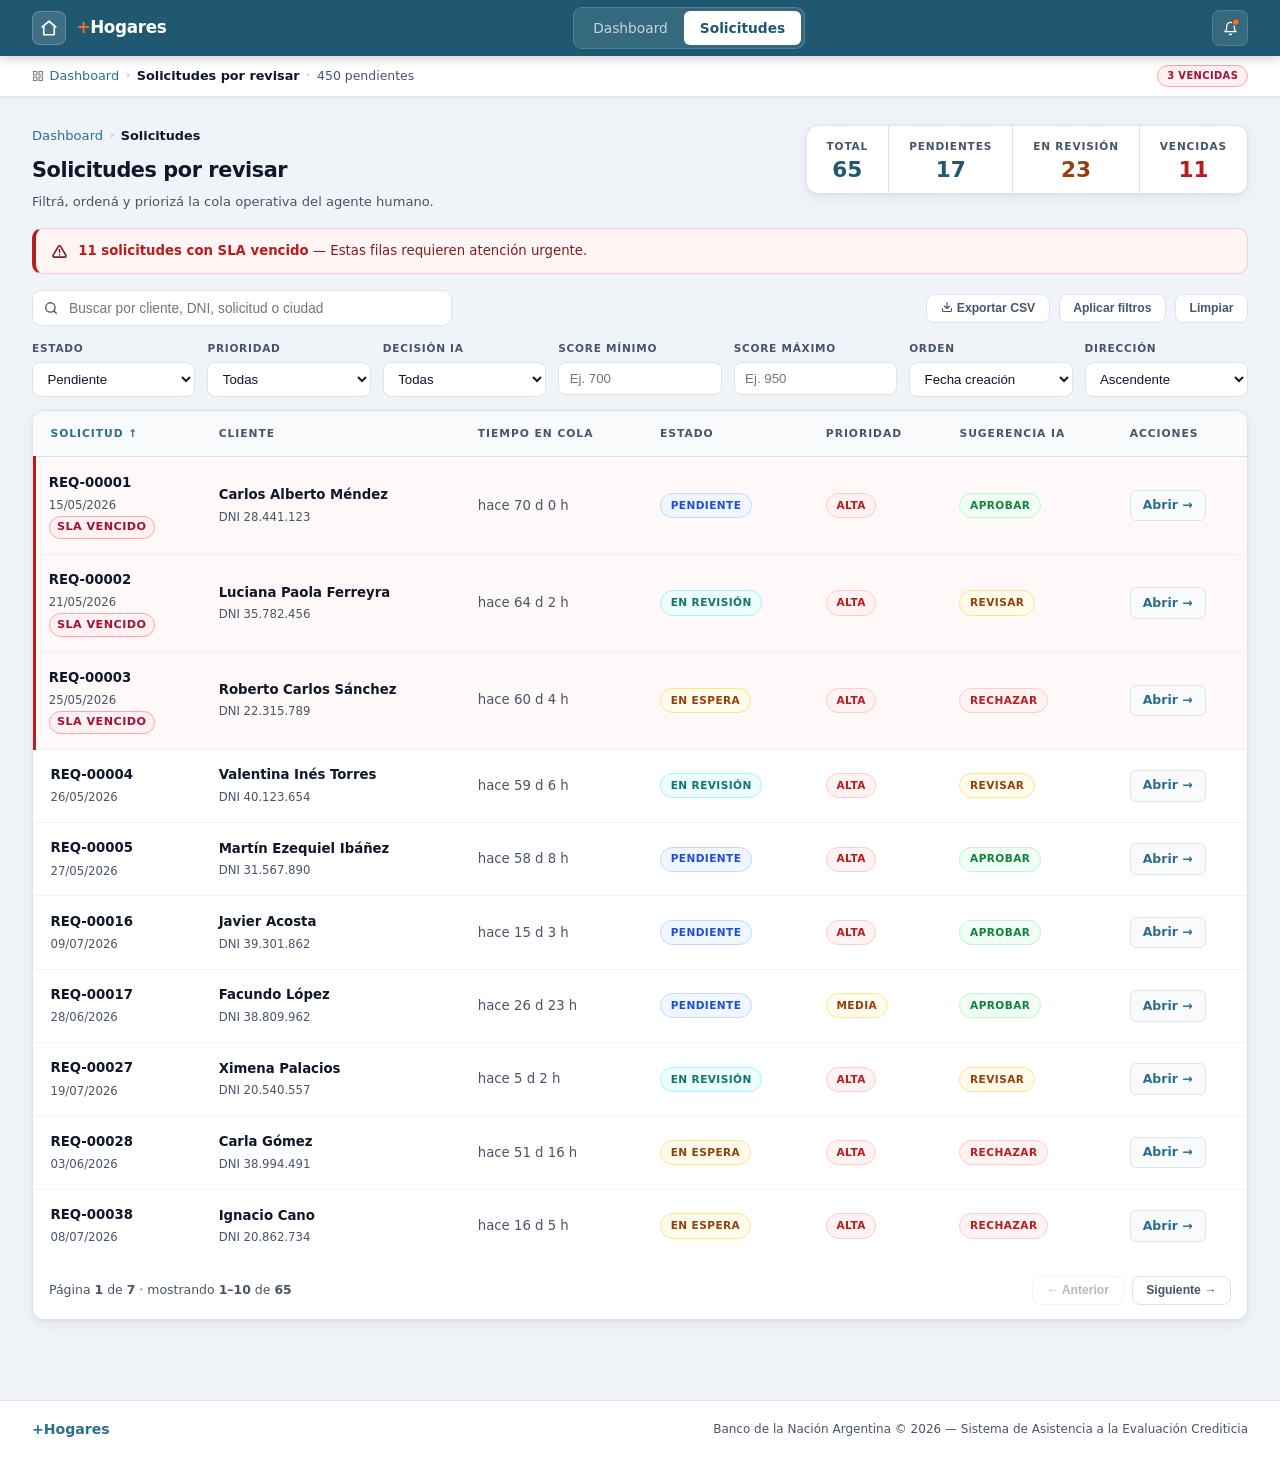
<file: solicitudes.html>
<!DOCTYPE html>
<html lang="es">
<head>
<meta charset="UTF-8">
<meta name="viewport" content="width=device-width, initial-scale=1.0">
<title>+Hogares — Solicitudes</title>
<link rel="stylesheet" href="shared.css">
<script src="mock-data.js"></script>
</head>
<body>

<nav class="navbar">
  <div class="navbar-inner">
    <a class="brand" href="index.html">
      <div class="brand-icon">
        <svg width="18" height="18" viewBox="0 0 24 24" fill="none" stroke="white" stroke-width="2.2" stroke-linecap="round" stroke-linejoin="round"><path d="M3 10.5L12 3l9 7.5"/><path d="M5 9.5V21h14V9.5"/></svg>
      </div>
      <span class="brand-name"><em>+</em>Hogares</span>
    </a>
    <div class="nav-links">
      <a href="index.html" class="nav-link">Dashboard</a>
      <a href="solicitudes.html" class="nav-link active">Solicitudes</a>
    </div>
    <div class="nav-actions">
      <div class="notif-btn">
        <svg width="15" height="15" viewBox="0 0 24 24" fill="none" stroke="white" stroke-width="2" stroke-linecap="round" stroke-linejoin="round"><path d="M18 8A6 6 0 0 0 6 8c0 7-3 9-3 9h18s-3-2-3-9"/><path d="M13.73 21a2 2 0 0 1-3.46 0"/></svg>
        <div class="notif-badge"></div>
      </div>
    </div>
  </div>
</nav>

<!-- CONTEXT BAR -->
<div class="context-bar">
  <div class="context-bar-inner">
    <div class="context-bar-left">
      <div class="bc-step">
        <svg class="bc-step-icon" width="12" height="12" viewBox="0 0 24 24" fill="none" stroke="currentColor" stroke-width="2.2" stroke-linecap="round" stroke-linejoin="round"><rect x="3" y="3" width="7" height="7"/><rect x="14" y="3" width="7" height="7"/><rect x="3" y="14" width="7" height="7"/><rect x="14" y="14" width="7" height="7"/></svg>
        <a href="index.html">Dashboard</a>
      </div>
      <span class="bc-sep">›</span>
      <span class="bc-current">Solicitudes por revisar</span>
      <span class="bc-sep">·</span>
      <span style="font-size:.78rem;color:var(--muted)">450 pendientes</span>
    </div>
    <div class="context-bar-right">
      <span class="bc-status bc-status-vencida">3 vencidas</span>
    </div>
  </div>
</div>

<main class="main" style="padding-top:1.75rem">
  <div class="main-inner">

    <!-- BREADCRUMB + MINI KPIs -->
    <div class="page-header">
      <div class="page-header-left">
        <div class="breadcrumb">
          <a href="index.html" class="bc-link">Dashboard</a>
          <span class="bc-sep">›</span>
          <span class="bc-current">Solicitudes</span>
        </div>
        <h1 class="page-title">Solicitudes por revisar</h1>
        <p class="page-desc">Filtrá, ordená y priorizá la cola operativa del agente humano.</p>
      </div>
      <!-- Mini KPIs contextuales -->
      <div class="mini-kpis">
        <div class="mini-kpi">
          <span class="mini-kpi-label">Total</span>
          <span class="mini-kpi-val" id="mkpi-total" style="color:#1f5870">—</span>
        </div>
        <div class="mini-kpi-divider"></div>
        <div class="mini-kpi">
          <span class="mini-kpi-label">Pendientes</span>
          <span class="mini-kpi-val" id="mkpi-pendientes" style="color:#1f5870">—</span>
        </div>
        <div class="mini-kpi-divider"></div>
        <div class="mini-kpi">
          <span class="mini-kpi-label">En revisión</span>
          <span class="mini-kpi-val" id="mkpi-revision" style="color:#92400e">—</span>
        </div>
        <div class="mini-kpi-divider"></div>
        <div class="mini-kpi">
          <span class="mini-kpi-label">Vencidas</span>
          <span class="mini-kpi-val" id="mkpi-vencidas" style="color:#b91c1c">—</span>
        </div>
      </div>
    </div>

    <!-- SLA BANNER -->
    <div class="sla-banner" id="sla-banner" style="margin-bottom:1rem;display:none">
      <svg width="15" height="15" viewBox="0 0 24 24" fill="none" stroke="currentColor" stroke-width="2.5" stroke-linecap="round" stroke-linejoin="round" style="flex-shrink:0"><path d="M10.29 3.86L1.82 18a2 2 0 0 0 1.71 3h16.94a2 2 0 0 0 1.71-3L13.71 3.86a2 2 0 0 0-3.42 0z"/><line x1="12" y1="9" x2="12" y2="13"/><line x1="12" y1="17" x2="12.01" y2="17"/></svg>
      <span id="sla-banner-text"></span>
    </div>

    <!-- TOOLBAR -->
    <div class="queue-toolbar">
      <div class="search-wrap">
        <svg class="search-icon" width="14" height="14" viewBox="0 0 24 24" fill="none" stroke="currentColor" stroke-width="2.2" stroke-linecap="round" stroke-linejoin="round"><circle cx="11" cy="11" r="8"/><line x1="21" y1="21" x2="16.65" y2="16.65"/></svg>
        <input class="search-input" type="search" placeholder="Buscar por cliente, DNI, solicitud o ciudad" id="q-search">
      </div>
      <div class="toolbar-right">
        <button class="btn-ghost">
          <svg width="12" height="12" viewBox="0 0 24 24" fill="none" stroke="currentColor" stroke-width="2.2" stroke-linecap="round" stroke-linejoin="round" style="vertical-align:-1px;margin-right:4px"><path d="M21 15v4a2 2 0 0 1-2 2H5a2 2 0 0 1-2-2v-4"/><polyline points="7 10 12 15 17 10"/><line x1="12" y1="15" x2="12" y2="3"/></svg>Exportar CSV
        </button>
        <button class="btn-ghost">Aplicar filtros</button>
        <button class="btn-ghost">Limpiar</button>
      </div>
    </div>

    <!-- FILTERS -->
    <div class="filters-grid">
      <div class="filter-field"><span class="filter-label">Estado</span><select><option>Pendiente</option><option>En revisión</option><option>En espera</option><option>Aprobada</option><option>Rechazada</option></select></div>
      <div class="filter-field"><span class="filter-label">Prioridad</span><select><option>Todas</option><option>Alta</option><option>Media</option><option>Baja</option></select></div>
      <div class="filter-field"><span class="filter-label">Decisión IA</span><select><option>Todas</option><option>APROBAR</option><option>REVISAR</option><option>RECHAZAR</option></select></div>
      <div class="filter-field"><span class="filter-label">Score mínimo</span><input type="number" placeholder="Ej. 700"></div>
      <div class="filter-field"><span class="filter-label">Score máximo</span><input type="number" placeholder="Ej. 950"></div>
      <div class="filter-field"><span class="filter-label">Orden</span><select><option>Fecha creación</option><option>Prioridad</option><option>Score BCRA</option><option>Antigüedad</option></select></div>
      <div class="filter-field"><span class="filter-label">Dirección</span><select><option>Ascendente</option><option>Descendente</option></select></div>
    </div>

    <!-- TABLE — generada desde mock-data.js -->
    <div class="table-card">
      <div class="table-wrap">
        <table>
          <thead>
            <tr>
              <th class="sorted">Solicitud ↑</th>
              <th>Cliente</th>
              <th>Tiempo en cola</th>
              <th>Estado</th>
              <th>Prioridad</th>
              <th>Sugerencia IA</th>
              <th>Acciones</th>
            </tr>
          </thead>
          <tbody id="tabla-body">
            <!-- Renderizado por JS -->
          </tbody>
        </table>
      </div>
      <div class="pagination">
        <span class="pagination-info" id="pagination-info"></span>
        <div class="pagination-actions">
          <button class="btn-ghost" id="btn-prev" onclick="goPage(currentPage-1)">← Anterior</button>
          <button class="btn-ghost" id="btn-next" onclick="goPage(currentPage+1)">Siguiente →</button>
        </div>
      </div>
    </div>

  </div>
</main>

<footer class="footer">
  <div class="footer-inner">
    <span class="footer-brand">+Hogares</span>
    <span class="footer-legal">Banco de la Nación Argentina © 2026 — Sistema de Asistencia a la Evaluación Crediticia</span>
  </div>
</footer>

<script>
  const PAGE_SIZE = 10;
  let currentPage = 1;
  let currentList = [];

  function prioridadClass(p) {
    return { alta: 'chip-alta', media: 'chip-media', baja: 'chip-baja' }[p] || 'chip-media';
  }
  function iaClass(d) {
    return { 'APROBAR': 'chip-aprobar', 'RECHAZAR': 'chip-rechazar', 'REVISAR': 'chip-revisar' }[d] || 'chip-media';
  }
  function estadoClass(e) {
    return { 'Pendiente': 'chip-pendiente', 'En revisión': 'chip-revision', 'En espera': 'chip-revisar' }[e] || '';
  }

  function renderTabla(lista, page) {
    const tbody = document.getElementById('tabla-body');
    tbody.innerHTML = '';
    const start = (page - 1) * PAGE_SIZE;
    lista.slice(start, start + PAGE_SIZE).forEach(s => {
      const estado = estadoSolicitud(s);
      const slaHtml = s.sla_vencido
        ? `<span class="chip chip-vencida" style="font-size:.7rem;padding:.1rem .45rem">SLA vencido</span>`
        : '';
      const row = document.createElement('tr');
      if (s.sla_vencido) row.classList.add('row-sla');
      row.innerHTML = `
        <td>
          <strong>${s.id}</strong>
          <div style="font-size:.73rem;color:var(--muted);margin-top:.15rem">${s.fecha_creacion}</div>
          ${slaHtml}
        </td>
        <td>
          <strong>${s.renaper.nombre}</strong>
          <div style="font-size:.73rem;color:var(--muted);margin-top:.1rem">DNI ${s.renaper.dni}</div>
        </td>
        <td style="color:var(--muted);font-size:.83rem">${s.tiempo_cola}</td>
        <td><span class="chip ${estadoClass(estado)}">${estado}</span></td>
        <td><span class="chip ${prioridadClass(s.prioridad)}">${s.prioridad.charAt(0).toUpperCase() + s.prioridad.slice(1)}</span></td>
        <td><span class="chip ${iaClass(s.ai_decision)}">${s.ai_decision}</span></td>
        <td><a href="detalle.html?id=${s.id}" class="btn-abrir">Abrir →</a></td>`;
      tbody.appendChild(row);
    });
  }

  function updateMiniKpis(lista) {
    const vencidas   = lista.filter(s => s.sla_vencido).length;
    const pendientes = lista.filter(s => estadoSolicitud(s) === 'Pendiente').length;
    const revision   = lista.filter(s => estadoSolicitud(s) === 'En revisión').length;
    document.getElementById('mkpi-total').textContent     = lista.length;
    document.getElementById('mkpi-pendientes').textContent = pendientes;
    document.getElementById('mkpi-revision').textContent  = revision;
    document.getElementById('mkpi-vencidas').textContent  = vencidas;
    // SLA banner
    const banner = document.getElementById('sla-banner');
    if (vencidas > 0) {
      banner.style.display = '';
      document.getElementById('sla-banner-text').innerHTML =
        `<strong>${vencidas} solicitud${vencidas > 1 ? 'es' : ''} con SLA vencido</strong> — ${vencidas > 1 ? 'Estas filas requieren' : 'Esta fila requiere'} atención urgente.`;
    } else {
      banner.style.display = 'none';
    }
  }

  function updatePagination(lista, page) {
    const totalPages = Math.max(1, Math.ceil(lista.length / PAGE_SIZE));
    const start = (page - 1) * PAGE_SIZE + 1;
    const end   = Math.min(page * PAGE_SIZE, lista.length);
    document.getElementById('pagination-info').innerHTML =
      `Página <strong>${page}</strong> de <strong>${totalPages}</strong> · mostrando <strong>${start}–${end}</strong> de <strong>${lista.length}</strong>`;
    document.getElementById('btn-prev').disabled = page <= 1;
    document.getElementById('btn-prev').style.opacity = page <= 1 ? '.4' : '';
    document.getElementById('btn-next').disabled = page >= totalPages;
    document.getElementById('btn-next').style.opacity = page >= totalPages ? '.4' : '';
  }

  function goPage(page) {
    const totalPages = Math.max(1, Math.ceil(currentList.length / PAGE_SIZE));
    currentPage = Math.max(1, Math.min(page, totalPages));
    renderTabla(currentList, currentPage);
    updatePagination(currentList, currentPage);
  }

  // Cargar solicitudes del agente activo y actualizar todo
  const activeAgent = localStorage.getItem('activeAgent') || 'María Eugenia López';
  const solicitudesAgente = SOLICITUDES.filter(s => s.agente === activeAgent);
  currentList = solicitudesAgente;
  updateMiniKpis(solicitudesAgente);
  goPage(1);

  // Búsqueda en vivo
  document.getElementById('q-search').addEventListener('input', function() {
    const q = this.value.toLowerCase();
    currentList = solicitudesAgente.filter(s =>
      s.id.toLowerCase().includes(q) ||
      s.renaper.nombre.toLowerCase().includes(q) ||
      s.renaper.dni.toLowerCase().includes(q)
    );
    updateMiniKpis(currentList);
    goPage(1);
  });
</script>
</body>
</html>
</file>
<file: shared.css>
/* ══════════════════════════════════════════════════════
   +Hogares — Shared CSS
   ══════════════════════════════════════════════════════ */
:root {
  --blue:       #2b6e8e;
  --blue-dark:  #1f5870;
  --blue-light: #e8f2f7;
  --gold:       #f26c29;
  --gold-dark:  #d75d1d;
  --bg:         #f0f4f8;
  --surface:    #f8fafc;
  --border:     #dde3ed;
  --text:       #0f172a;
  --muted:      #475569;
  --verde:      #15803d;
  --verde-bg:   #f0fdf4;
  --verde-bd:   #bbf7d0;
  --rojo:       #b91c1c;
  --rojo-bg:    #fef2f2;
  --rojo-bd:    #fecaca;
  --amber:      #92400e;
  --amber-bg:   #fffbeb;
  --amber-bd:   #fde68a;
  --radius:     12px;
  --shadow-sm:  0 1px 3px rgba(0,20,60,.06), 0 4px 16px rgba(0,20,60,.06);
  --shadow:     0 2px 8px rgba(0,20,60,.08), 0 8px 32px rgba(0,20,60,.07);
}

* { box-sizing: border-box; margin: 0; padding: 0; }

html { scroll-behavior: smooth; }

body {
  font-family: -apple-system, 'Segoe UI', system-ui, sans-serif;
  background: var(--bg);
  color: var(--text);
  font-size: 14px;
  line-height: 1.65;
  min-height: 100vh;
  display: flex;
  flex-direction: column;
}

/* ── NAVBAR ─────────────────────────────────────────── */
.navbar {
  background: var(--blue-dark);
  padding: 0 2rem;
  position: sticky; top: 0; z-index: 50;
  box-shadow: 0 2px 12px rgba(0,0,0,.2);
}
.navbar-inner {
  max-width: 1280px; margin: 0 auto;
  display: flex; align-items: center; justify-content: space-between;
  height: 56px; gap: 1.5rem;
}
.brand {
  display: flex; align-items: center; gap: .65rem; text-decoration: none;
}
.brand-icon {
  width: 34px; height: 34px; border-radius: 8px;
  background: rgba(255,255,255,.14);
  display: flex; align-items: center; justify-content: center;
  border: 1px solid rgba(255,255,255,.2); flex-shrink: 0;
}
.brand-name { font-size: 1.05rem; font-weight: 800; color: #fff; letter-spacing: -.02em; }
.brand-name em { color: var(--gold); font-style: normal; }
.nav-links {
  display: flex; align-items: center;
  background: rgba(255,255,255,.1);
  border: 1px solid rgba(255,255,255,.15);
  border-radius: 9px; padding: 3px; gap: 0;
}
.nav-link {
  font-size: .86rem; font-weight: 500; color: rgba(255,255,255,.72);
  text-decoration: none; padding: .35rem 1rem; border-radius: 6px;
  transition: background .15s, color .15s; white-space: nowrap;
}
.nav-link:hover { color: #fff; background: rgba(255,255,255,.08); }
.nav-link.active { color: #1f5870; background: #fff; font-weight: 600; }
.nav-actions { display: flex; align-items: center; gap: .75rem; }
.notif-btn {
  width: 36px; height: 36px; border-radius: 8px;
  background: rgba(255,255,255,.1); border: 1px solid rgba(255,255,255,.15);
  display: flex; align-items: center; justify-content: center;
  cursor: pointer; position: relative;
}
.notif-badge {
  position: absolute; top: 7px; right: 7px;
  width: 8px; height: 8px; border-radius: 50%;
  background: var(--gold); border: 1.5px solid var(--blue-dark);
}
.btn-cta {
  background: var(--gold); color: #fff;
  font-size: .86rem; font-weight: 700;
  padding: .48rem 1.15rem; border-radius: 8px;
  text-decoration: none; border: none; cursor: pointer;
  transition: background .15s, transform .1s;
  box-shadow: 0 2px 8px rgba(242,108,41,.35);
}
.btn-cta:hover { background: var(--gold-dark); transform: translateY(-1px); }

/* ── HERO ────────────────────────────────────────────── */
.hero {
  background: linear-gradient(130deg, #162330 0%, #1e3a50 50%, #2b6e8e 100%);
  padding: 1.5rem 2rem;
  border-bottom: 1px solid rgba(255,255,255,.06);
}
.hero-inner {
  max-width: 1280px; margin: 0 auto;
  display: flex; align-items: center; justify-content: space-between; gap: 2rem;
}
.hero-text { display: flex; flex-direction: column; gap: .2rem; }
.hero-eyebrow {
  font-size: .65rem; font-weight: 800; letter-spacing: .18em;
  text-transform: uppercase; color: rgba(255,255,255,.55); margin-bottom: .15rem;
}
.hero-headline { font-size: 1.5rem; font-weight: 800; color: #fff; letter-spacing: -.03em; }
.hero-tagline { font-size: .84rem; color: rgba(255,255,255,.7); max-width: 500px; line-height: 1.55; margin-top: .2rem; }
.agent-card {
  min-width: 290px; max-width: 330px;
  background: rgba(255,255,255,.1); border: 1px solid rgba(255,255,255,.16);
  border-radius: 14px; padding: .85rem 1rem;
  display: flex; gap: .75rem; align-items: center;
}
.agent-avatar {
  width: 40px; height: 40px; border-radius: 50%;
  background: linear-gradient(135deg,#4a9bbe,#2b6e8e);
  display: flex; align-items: center; justify-content: center;
  font-size: .95rem; font-weight: 800; color: #fff; flex-shrink: 0; position: relative;
}
.agent-online {
  position: absolute; bottom: 1px; right: 1px;
  width: 11px; height: 11px; border-radius: 50%;
  background: #22c55e; border: 2px solid rgba(30,58,80,.9);
}
.agent-info { flex: 1; min-width: 0; }
.agent-label { font-size: .62rem; font-weight: 800; letter-spacing: .1em; text-transform: uppercase; color: rgba(255,255,255,.6); margin-bottom: .3rem; }
.agent-select {
  width: 100%; border: 1px solid rgba(255,255,255,.2); border-radius: 7px;
  padding: .45rem .7rem; font-size: .88rem; color: var(--text);
  background: rgba(255,255,255,.92); outline: none;
}
.agent-meta { font-size: .72rem; color: rgba(255,255,255,.6); margin-top: .35rem; }

/* ── MAIN ────────────────────────────────────────────── */
.main { flex: 1; padding: 1.75rem 2rem 5rem; }
.main-inner { max-width: 1280px; margin: 0 auto; }

/* ── SECTION HEADER ──────────────────────────────────── */
.section-hdr {
  display: flex; align-items: flex-start; justify-content: space-between; gap: 1rem;
  padding-bottom: 1.1rem; border-bottom: 1px solid var(--border); margin-bottom: 1.25rem;
}
.section-badge {
  display: inline-block; background: var(--blue); color: #fff;
  font-size: .6rem; font-weight: 700; text-transform: uppercase; letter-spacing: .1em;
  padding: .18rem .5rem; border-radius: 4px; margin-bottom: .4rem;
}
.section-title { font-size: 1.1rem; font-weight: 800; color: var(--text); letter-spacing: -.02em; margin-bottom: .15rem; }
.section-desc { font-size: .8rem; color: var(--muted); }

/* ── PAGE HEADER (Cola) ──────────────────────────────── */
.page-header {
  display: flex; align-items: flex-start; justify-content: space-between;
  gap: 1.5rem; margin-bottom: 1rem; flex-wrap: wrap;
}
.page-title { font-size: 1.3rem; font-weight: 800; color: var(--text); letter-spacing: -.02em; margin: .4rem 0 .2rem; }
.page-desc { font-size: .82rem; color: var(--muted); }
.mini-kpis {
  display: flex; align-items: center; gap: 0;
  background: #fff; border: 1px solid var(--border); border-radius: var(--radius);
  box-shadow: var(--shadow-sm); flex-shrink: 0; overflow: hidden;
}
.mini-kpi { padding: .75rem 1.25rem; text-align: center; }
.mini-kpi-label { display: block; font-size: .66rem; font-weight: 700; text-transform: uppercase; letter-spacing: .08em; color: var(--muted); margin-bottom: .25rem; }
.mini-kpi-val { display: block; font-size: 1.35rem; font-weight: 800; line-height: 1; }
.mini-kpi-divider { width: 1px; background: var(--border); align-self: stretch; }

/* ── CONTEXT BAR (breadcrumb sticky bajo navbar) ─────── */
.context-bar {
  position: sticky;
  top: 56px; /* altura del navbar */
  z-index: 40;
  background: #fff;
  border-bottom: 1px solid var(--border);
  box-shadow: 0 1px 4px rgba(0,20,60,.06);
  padding: 0 2rem;
}
.context-bar-inner {
  max-width: 1280px; margin: 0 auto;
  display: flex; align-items: center; justify-content: space-between;
  height: 40px; gap: 1rem;
}
.context-bar-left {
  display: flex; align-items: center; gap: .4rem; flex-wrap: nowrap;
  overflow: hidden; min-width: 0;
}
/* Step del breadcrumb */
.bc-step {
  display: inline-flex; align-items: center; gap: .35rem;
  font-size: .8rem; white-space: nowrap;
}
.bc-step a {
  color: var(--blue); text-decoration: none; font-weight: 500;
  transition: color .15s;
}
.bc-step a:hover { color: var(--blue-dark); text-decoration: underline; }
.bc-step-icon { opacity: .55; flex-shrink: 0; }
.bc-sep {
  font-size: .75rem; color: #c4cdd8; font-weight: 600; flex-shrink: 0;
}
/* Paso actual — más destacado */
.bc-current {
  font-size: .8rem; font-weight: 700; color: var(--text);
  white-space: nowrap; overflow: hidden; text-overflow: ellipsis;
}
/* Dot de estado en la barra */
.bc-status {
  display: inline-flex; align-items: center; border-radius: 999px;
  padding: .12rem .55rem; font-size: .62rem; font-weight: 800;
  letter-spacing: .04em; text-transform: uppercase; white-space: nowrap;
  flex-shrink: 0;
}
.bc-status-alta    { background: var(--rojo-bg);  color: var(--rojo);  border: 1px solid var(--rojo-bd); }
.bc-status-media   { background: var(--amber-bg); color: var(--amber); border: 1px solid var(--amber-bd); }
.bc-status-baja    { background: var(--verde-bg); color: var(--verde); border: 1px solid var(--verde-bd); }
.bc-status-vencida { background: #fff1f2; color: #9f1239; border: 1px solid #fda4af; }
.bc-status-analisis { background: var(--blue-light); color: var(--blue); border: 1px solid #c5dde8; }

/* Acciones rápidas en la barra */
.context-bar-right {
  display: flex; align-items: center; gap: .5rem; flex-shrink: 0;
}

/* Compatibilidad con código antiguo — mantener por si algo lo usa */
.breadcrumb { display: flex; align-items: center; gap: .4rem; flex-wrap: wrap; }
.bc-link { font-size: .82rem; color: var(--blue); text-decoration: none; font-weight: 500; }
.bc-link:hover { text-decoration: underline; }

/* ── DETALLE HEADER ──────────────────────────────────── */
.detalle-header {
  display: flex; align-items: flex-start; justify-content: space-between;
  gap: 1rem; margin-bottom: 1rem; flex-wrap: wrap;
}
.detalle-header-left { flex: 1; min-width: 0; }
.detalle-nav { display: flex; align-items: center; gap: .6rem; flex-wrap: wrap; margin-bottom: .65rem; }
.detalle-title-row { display: flex; align-items: center; gap: .65rem; flex-wrap: wrap; margin-bottom: .3rem; }
.detalle-name { font-size: 1.55rem; font-weight: 800; color: var(--text); letter-spacing: -.03em; }
.detalle-chips { display: flex; align-items: center; gap: .45rem; flex-wrap: wrap; }
.detalle-meta { font-size: .78rem; color: var(--muted); }
.detalle-controls {
  display: flex; align-items: flex-end; gap: .75rem; flex-wrap: wrap;
  background: #fff; border: 1px solid var(--border); border-radius: var(--radius);
  padding: .85rem 1rem; margin-bottom: 1rem; box-shadow: var(--shadow-sm);
}
.case-nav { display: flex; align-items: center; gap: .5rem; }
.case-counter { font-size: .78rem; color: var(--muted); white-space: nowrap; }

/* ── BUTTONS ─────────────────────────────────────────── */
.btn-ghost {
  background: #fff; border: 1px solid var(--border); color: var(--muted);
  font-size: .76rem; font-weight: 600; padding: .42rem .85rem; border-radius: 8px;
  cursor: pointer; white-space: nowrap; text-decoration: none; display: inline-block;
  transition: border-color .15s, color .15s, box-shadow .15s;
}
.btn-ghost:hover { border-color: var(--blue); color: var(--blue); box-shadow: 0 0 0 3px rgba(43,110,142,.08); }
.btn-ghost:disabled { opacity: .4; cursor: not-allowed; }

.btn-back {
  display: inline-flex; align-items: center; gap: .35rem;
  background: #fff; border: 1.5px solid var(--border); border-radius: 7px;
  color: var(--muted); font-size: .8rem; font-weight: 600;
  padding: .38rem .85rem; cursor: pointer; text-decoration: none;
  transition: border-color .18s, color .18s; white-space: nowrap;
}
.btn-back:hover { border-color: var(--blue); color: var(--blue); }

.btn-case-nav {
  display: inline-flex; align-items: center; gap: .3rem;
  background: #fff; border: 1.5px solid var(--border); border-radius: 7px;
  color: var(--muted); font-size: .79rem; font-weight: 600;
  padding: .35rem .8rem; cursor: pointer; text-decoration: none;
  transition: border-color .18s, color .18s; white-space: nowrap;
}
.btn-case-nav:hover { border-color: var(--blue); color: var(--blue); }
.btn-case-nav:disabled { opacity: .35; cursor: not-allowed; }

.btn-analizar {
  display: inline-flex; align-items: center; gap: .5rem;
  background: var(--gold); color: #fff;
  font-size: .9rem; font-weight: 800;
  padding: .6rem 1.35rem; border-radius: 9px; border: none; cursor: pointer;
  text-decoration: none; white-space: nowrap; flex-shrink: 0;
  box-shadow: 0 2px 10px rgba(242,108,41,.35);
  transition: background .15s, transform .1s, box-shadow .15s;
}
.btn-analizar:hover { background: var(--gold-dark); transform: translateY(-1px); box-shadow: 0 4px 16px rgba(242,108,41,.42); }
.btn-analizar-lg { font-size: 1rem; padding: .75rem 1.75rem; }

.btn-open {
  display: inline-flex; align-items: center; gap: .3rem;
  background: #fff; border: 1.5px solid var(--border); color: var(--blue);
  font-size: .76rem; font-weight: 700; padding: .38rem .8rem; border-radius: 7px;
  cursor: pointer; text-decoration: none; transition: all .15s; white-space: nowrap;
}
.btn-open:hover { background: var(--blue); color: #fff; border-color: var(--blue); }

/* ── SLA BANNER ──────────────────────────────────────── */
.sla-banner {
  display: flex; align-items: center; gap: .7rem;
  background: #fff5f5; border: 1px solid var(--rojo-bd);
  border-left: 4px solid var(--rojo); border-radius: 10px;
  padding: .7rem 1rem; margin-bottom: 1.1rem; font-size: .83rem; color: #7f1d1d;
}
.sla-banner strong { color: var(--rojo); }
.sla-link { color: var(--rojo); font-weight: 700; text-decoration: underline; margin-left: .35rem; }

/* ── KPI GRID ────────────────────────────────────────── */
.kpi-grid {
  display: grid;
  grid-template-columns: 1.2fr 1fr 1fr 1.2fr 1fr;
  gap: .9rem; margin-bottom: 1.1rem;
}
.kpi-card {
  background: #fff; border: 1px solid var(--border); border-radius: var(--radius);
  padding: 1rem 1.1rem; box-shadow: var(--shadow-sm);
  display: flex; flex-direction: column; gap: .35rem;
  transition: box-shadow .2s, transform .2s;
}
.kpi-card:hover { box-shadow: var(--shadow); transform: translateY(-2px); }
.kpi-card--featured { border-top: 3px solid var(--blue); }
.kpi-card--danger { border-top: 3px solid var(--rojo); }
.kpi-top { display: flex; align-items: center; justify-content: space-between; }
.kpi-label { font-size: .66rem; font-weight: 700; text-transform: uppercase; letter-spacing: .09em; color: var(--muted); }
.kpi-icon { width: 28px; height: 28px; border-radius: 7px; display: flex; align-items: center; justify-content: center; flex-shrink: 0; }
.kpi-icon-blue { background: var(--blue-light); }
.kpi-icon-red { background: var(--rojo-bg); }
.kpi-icon-amber { background: var(--amber-bg); }
.kpi-icon-green { background: var(--verde-bg); }
.kpi-value { font-size: 1.9rem; font-weight: 800; color: var(--blue-dark); line-height: 1; letter-spacing: -.03em; }
.kpi-card--danger .kpi-value { color: var(--rojo); }
.kpi-trend { font-size: .7rem; font-weight: 600; display: flex; align-items: center; gap: .25rem; }
.kpi-trend-up { color: var(--rojo); }
.kpi-trend-down { color: var(--verde); }
.kpi-trend-neutral { color: var(--muted); }
.kpi-sub { font-size: .7rem; color: var(--muted); }

/* ── DASH GRID ───────────────────────────────────────── */
.dash-grid { display: grid; grid-template-columns: 1fr 1fr 1.3fr; gap: .9rem; }
.dash-card {
  background: #fff; border: 1px solid var(--border); border-radius: var(--radius);
  box-shadow: var(--shadow-sm); padding: 1.05rem 1.15rem;
}
.dash-card-title {
  font-size: .72rem; font-weight: 800; text-transform: uppercase; letter-spacing: .09em;
  color: var(--muted); margin-bottom: .85rem;
  padding-bottom: .55rem; border-bottom: 1px solid var(--border);
}
.dist-item { margin-bottom: .75rem; }
.dist-top { display: flex; justify-content: space-between; margin-bottom: .28rem; }
.dist-lbl { font-size: .84rem; font-weight: 600; color: var(--text); }
.dist-val { font-size: .78rem; font-weight: 700; color: var(--muted); }
.dist-bar { width: 100%; height: 7px; background: #e8eef4; border-radius: 999px; overflow: hidden; }
.dist-fill { display: block; height: 100%; border-radius: 999px; }
.dist-fill-state { background: var(--blue); }
.dist-fill-prio { background: var(--gold); }

.top-item-header-row {
  display: flex; justify-content: space-between; align-items: center;
  padding: 0 .1rem .3rem; margin-bottom: .1rem;
  border-bottom: 1px solid var(--border);
}
.top-item-score-lbl {
  font-size: .7rem; font-weight: 600; color: var(--muted);
  text-transform: uppercase; letter-spacing: .04em;
}
.top-item {
  display: flex; align-items: center; justify-content: space-between; gap: .7rem;
  background: var(--surface); border: 1px solid var(--border); border-radius: 9px;
  padding: .65rem .8rem; margin-bottom: .5rem; cursor: pointer;
  transition: border-color .15s, box-shadow .15s; text-decoration: none;
}
.top-item:hover { border-color: var(--blue); box-shadow: 0 2px 12px rgba(43,110,142,.1); }
.top-item-main { display: flex; flex-direction: column; min-width: 0; }
.top-item-name { font-size: .85rem; font-weight: 700; color: var(--text); }
.top-item-meta { font-size: .74rem; color: var(--muted); margin-top: .08rem; }
.top-item-right { display: flex; flex-direction: column; align-items: flex-end; gap: .25rem; flex-shrink: 0; }
.score-mini { display: flex; align-items: center; gap: .4rem; }
.score-val { font-size: .72rem; font-weight: 700; color: var(--blue-dark); }
.score-bar { width: 40px; height: 4px; background: #e8eef4; border-radius: 999px; overflow: hidden; }
.score-fill { display: block; height: 100%; border-radius: 999px; background: var(--blue); }

/* ── CHART ───────────────────────────────────────────── */
.historic-wrap { padding: .2rem .15rem; }
.historic-legend { display: flex; gap: 1.2rem; margin-bottom: 1rem; flex-wrap: wrap; }
.legend-item { display: flex; align-items: center; gap: .4rem; font-size: .78rem; color: var(--muted); font-weight: 600; }
.legend-dot { width: 10px; height: 10px; border-radius: 2px; flex-shrink: 0; }
.chart-area {
  display: flex; align-items: flex-end; gap: .5rem; height: 130px;
  border-bottom: 1.5px solid var(--border); padding-bottom: .5rem;
}
.chart-col { display: flex; flex-direction: column; align-items: center; gap: .4rem; flex: 1; }
.chart-bars { display: flex; align-items: flex-end; gap: 3px; height: 110px; justify-content: center; }
.bar { width: 11px; border-radius: 3px 3px 0 0; min-height: 3px; }
.bar-r   { background: var(--blue);  cursor: pointer; }
.bar-a   { background: var(--verde); cursor: pointer; }
.bar-rec { background: var(--rojo);  cursor: pointer; }
.bar:hover { filter: brightness(1.15); }
.chart-lbl { font-size: .68rem; color: var(--muted); text-align: center; white-space: nowrap; }

/* ── CHIPS ───────────────────────────────────────────── */
.chip {
  display: inline-flex; align-items: center; border-radius: 999px;
  padding: .18rem .6rem; font-size: .66rem; font-weight: 800;
  letter-spacing: .04em; text-transform: uppercase; white-space: nowrap;
}
.chip-alta    { background: var(--rojo-bg);  color: var(--rojo);   border: 1px solid var(--rojo-bd); }
.chip-media   { background: var(--amber-bg); color: var(--amber);  border: 1px solid var(--amber-bd); }
.chip-baja    { background: var(--verde-bg); color: var(--verde);  border: 1px solid var(--verde-bd); }
.chip-pendiente { background: #eff6ff; color: #1d4ed8; border: 1px solid #bfdbfe; }
.chip-revision  { background: #ecfeff; color: #0f766e; border: 1px solid #a5f3fc; }
.chip-aprobar   { background: var(--verde-bg); color: var(--verde); border: 1px solid var(--verde-bd); }
.chip-revisar   { background: var(--amber-bg); color: var(--amber); border: 1px solid var(--amber-bd); }
.chip-rechazar  { background: var(--rojo-bg);  color: var(--rojo);  border: 1px solid var(--rojo-bd); }
.chip-vencida   { background: #fff1f2; color: #9f1239; border: 1px solid #fda4af; }

/* ── QUEUE ───────────────────────────────────────────── */
.queue-toolbar {
  display: flex; align-items: center; justify-content: space-between;
  gap: .9rem; margin-bottom: .85rem; flex-wrap: wrap;
}
.search-wrap { flex: 1; min-width: 240px; max-width: 420px; position: relative; }
.search-icon { position: absolute; left: .75rem; top: 50%; transform: translateY(-50%); color: var(--muted); pointer-events: none; }
.search-input {
  width: 100%; padding: .58rem .8rem .58rem 2.25rem;
  border: 1.5px solid var(--border); border-radius: 9px;
  font-size: .86rem; color: var(--text); background: #fff; outline: none;
  transition: border-color .15s, box-shadow .15s;
}
.search-input:focus { border-color: var(--blue); box-shadow: 0 0 0 3px rgba(43,110,142,.1); }
.toolbar-right { display: flex; gap: .55rem; flex-wrap: wrap; align-items: center; }
.toggle-wrap {
  display: flex; align-items: center;
  background: var(--surface); border: 1px solid var(--border); border-radius: 8px; padding: 3px;
}
.toggle-btn {
  font-size: .75rem; font-weight: 600; padding: .3rem .8rem; border-radius: 6px;
  border: none; background: transparent; color: var(--muted); cursor: pointer;
  transition: background .15s, color .15s;
}
.toggle-btn.active { background: var(--blue); color: #fff; }
.filters-grid {
  display: grid; grid-template-columns: repeat(7, minmax(0,1fr));
  gap: .75rem; margin-bottom: .85rem;
}
.filter-field { display: flex; flex-direction: column; gap: .3rem; }
.filter-field-inline { min-width: 160px; }
.filter-label { font-size: .66rem; font-weight: 700; color: var(--muted); text-transform: uppercase; letter-spacing: .07em; }
.filter-field select, .filter-field input {
  border: 1.5px solid var(--border); border-radius: 8px; padding: .5rem .65rem;
  font-size: .83rem; color: var(--text); background: #fff; outline: none;
  transition: border-color .15s;
}
.filter-field select:focus, .filter-field input:focus { border-color: var(--blue); }

/* ── TABLE ───────────────────────────────────────────── */
.table-card {
  background: #fff; border: 1px solid var(--border); border-radius: var(--radius);
  box-shadow: var(--shadow-sm); overflow: hidden;
}
.table-wrap { overflow-x: auto; }
table { width: 100%; border-collapse: collapse; min-width: 860px; }
thead th {
  background: var(--surface); color: var(--muted);
  font-size: .67rem; font-weight: 800; text-transform: uppercase; letter-spacing: .09em;
  text-align: left; padding: .85rem 1rem;
  border-bottom: 1.5px solid var(--border);
}
thead th.sorted { color: var(--blue); }
tbody td {
  padding: .9rem 1rem; border-bottom: 1px solid #eef2f9;
  font-size: .83rem; color: var(--text); vertical-align: middle;
}
tbody tr:last-child td { border-bottom: none; }
tbody tr { transition: background .12s; }
tbody tr:hover td { background: #f6f9fc; }
.tr-vencida td { background: #fff8f8 !important; }
.tr-vencida:hover td { background: #fff0f0 !important; }
.tr-vencida td:first-child { border-left: 3px solid var(--rojo); padding-left: .8rem; }
.row-sla td { background: #fff8f8 !important; }
.row-sla:hover td { background: #fff0f0 !important; }
.row-sla td:first-child { border-left: 3px solid var(--rojo); padding-left: .8rem; }
.btn-abrir {
  display: inline-flex; align-items: center; gap: .3rem;
  font-size: .78rem; font-weight: 600; color: var(--blue);
  background: var(--surface); border: 1px solid var(--border);
  border-radius: 6px; padding: .28rem .75rem; text-decoration: none;
  white-space: nowrap; transition: background .15s, border-color .15s;
}
.btn-abrir:hover { background: #e8f3f8; border-color: var(--blue); }
.cell-primary { font-weight: 700; color: var(--text); }
.cell-secondary { font-size: .72rem; color: var(--muted); margin-top: .1rem; }
.cell-vencido { font-size: .72rem; font-weight: 600; color: var(--rojo); margin-top: .1rem; display: flex; align-items: center; gap: .25rem; }
.pagination {
  display: flex; align-items: center; justify-content: space-between;
  padding: .85rem 1rem; background: #fff; gap: 1rem;
}
.pagination-info { font-size: .78rem; color: var(--muted); }
.pagination-actions { display: flex; gap: .5rem; }

/* ── CARD genérica ───────────────────────────────────── */
.card {
  background: #fff; border: 1px solid var(--border); border-radius: var(--radius);
  box-shadow: var(--shadow-sm); padding: 1.05rem 1.15rem; margin-bottom: 1rem;
}
.card-section-title {
  display: flex; align-items: center; gap: .45rem;
  font-size: .7rem; font-weight: 700; color: var(--blue);
  text-transform: uppercase; letter-spacing: .08em;
  margin-bottom: .8rem; padding-bottom: .6rem;
  border-bottom: 1px solid var(--border);
}

/* ── FIELD TABLE ─────────────────────────────────────── */
.field-table { display: flex; flex-direction: column; gap: 0; }
.field-row {
  display: flex; justify-content: space-between; gap: .75rem;
  padding: .45rem 0; border-bottom: 1px solid #f0f4f8; font-size: .83rem;
}
.field-row:last-child { border-bottom: none; }
.field-row span { color: var(--muted); font-size: .78rem; flex-shrink: 0; min-width: 40%; }
.field-row strong { color: var(--text); font-weight: 600; text-align: right; }

/* ── PROFILE GRID ────────────────────────────────────── */
.profile-grid {
  display: grid; grid-template-columns: repeat(4,1fr);
  gap: .9rem; margin-bottom: 1rem;
}
.credito-grid {
  display: flex; flex-direction: column; gap: 0;
}

/* ── TIMELINE ────────────────────────────────────────── */
.timeline { display: flex; flex-direction: column; gap: 0; padding-left: .5rem; }
.tl-item { display: flex; gap: .85rem; align-items: flex-start; position: relative; padding-bottom: .85rem; }
.tl-item:last-child { padding-bottom: 0; }
.tl-item:not(:last-child)::before {
  content: ''; position: absolute; left: 7px; top: 18px; bottom: 0;
  width: 1.5px; background: var(--border);
}
.tl-dot {
  width: 16px; height: 16px; border-radius: 50%; flex-shrink: 0; margin-top: 2px;
  border: 2.5px solid;
}
.tl-dot-blue { background: var(--blue-light); border-color: var(--blue); }
.tl-dot-green { background: var(--verde-bg); border-color: var(--verde); }
.tl-dot-red { background: var(--rojo-bg); border-color: var(--rojo); }
.tl-dot-amber { background: var(--amber-bg); border-color: #f59e0b; }
.tl-body { flex: 1; min-width: 0; }
.tl-action { font-size: .84rem; font-weight: 600; color: var(--text); }
.tl-meta { font-size: .72rem; color: var(--muted); margin-top: .1rem; }

/* ── NOTAS ───────────────────────────────────────────── */
.notes-list { display: flex; flex-direction: column; gap: .55rem; margin-bottom: .85rem; min-height: 32px; }
.no-data { font-size: .8rem; color: #9ca3af; font-style: italic; }
.note-item { background: var(--surface); border: 1px solid var(--border); border-radius: 7px; padding: .6rem .8rem; }
.note-meta { font-size: .7rem; color: var(--muted); margin-bottom: .22rem; }
.note-body { font-size: .83rem; color: var(--text); line-height: 1.5; }
.notes-input-row { display: flex; gap: .6rem; align-items: flex-end; }
.notes-textarea {
  flex: 1; border: 1.5px solid var(--border); border-radius: 8px;
  padding: .55rem .8rem; font-size: .84rem; font-family: inherit;
  color: var(--text); resize: vertical; min-height: 60px; outline: none;
  transition: border-color .15s, box-shadow .15s;
}
.notes-textarea:focus { border-color: var(--blue); box-shadow: 0 0 0 3px rgba(43,110,142,.1); }

/* ── PAYSLIP ─────────────────────────────────────────── */
.card-payslip-header {
  display: flex; align-items: flex-start; justify-content: space-between;
  gap: 1rem; margin-bottom: .9rem; flex-wrap: wrap;
}
.payslip-tabs { display: flex; gap: .4rem; margin-bottom: .75rem; flex-wrap: wrap; }
.payslip-tab {
  padding: .28rem .8rem; font-size: .75rem; font-weight: 600;
  border: 1.5px solid var(--border); border-radius: 20px;
  background: var(--bg); color: var(--muted); cursor: pointer;
  transition: background .15s, color .15s, border-color .15s;
}
.payslip-tab:hover { background: var(--blue-light); color: var(--blue); border-color: var(--blue); }
.payslip-tab.active { background: var(--blue); color: #fff; border-color: var(--blue); }
.payslip-pre {
  background: var(--bg); border: 1px solid var(--border); border-radius: 7px;
  padding: .85rem 1rem; font-family: 'Courier New', monospace;
  font-size: .74rem; line-height: 1.6; color: var(--text);
  overflow-x: auto; white-space: pre; margin: 0; max-height: 260px; overflow-y: auto;
}

/* ── CTA ANALIZAR BANNER ─────────────────────────────── */
.cta-analizar-banner {
  display: flex; align-items: center; justify-content: space-between;
  gap: 1.5rem; background: linear-gradient(130deg,#1e3a50,#2b6e8e);
  border-radius: var(--radius); padding: 1.35rem 1.75rem;
  margin-bottom: 1rem;
}
.cta-analizar-banner strong { display: block; font-size: 1rem; font-weight: 800; color: #fff; margin-bottom: .25rem; }
.cta-analizar-banner p { font-size: .85rem; color: rgba(255,255,255,.78); margin: 0; }

/* ── ANÁLISIS IA ─────────────────────────────────────── */
.rec-panel {
  display: flex; gap: 1.5rem; align-items: flex-start;
  border-left: 6px solid var(--border); padding: 1.65rem 1.75rem;
  background: #fff; border: 1px solid var(--border); border-radius: var(--radius);
  box-shadow: var(--shadow-sm);
}
.rec-verde { border-left: 6px solid var(--verde) !important; background: var(--verde-bg) !important; border-color: var(--verde-bd) !important; }
.rec-amarillo { border-left: 6px solid #f59e0b !important; background: var(--amber-bg) !important; border-color: var(--amber-bd) !important; }
.rec-rojo { border-left: 6px solid var(--rojo) !important; background: var(--rojo-bg) !important; border-color: var(--rojo-bd) !important; }
.semaforo-col { display: flex; flex-direction: column; align-items: center; gap: .45rem; flex-shrink: 0; padding-top: .1rem; }
.semaforo {
  width: 52px; height: 52px; border-radius: 50%; background: #d1d5db;
  box-shadow: 0 2px 8px rgba(0,0,0,.15); flex-shrink: 0;
}
.semaforo.verde { background: var(--verde); }
.semaforo.amarillo { background: #f59e0b; }
.semaforo.rojo { background: var(--rojo); }
.semaforo-lbl { font-size: .6rem; font-weight: 800; text-transform: uppercase; letter-spacing: .12em; color: var(--muted); }
.semaforo-lbl.verde { color: var(--verde); }
.semaforo-lbl.amarillo { color: #92400e; }
.semaforo-lbl.rojo { color: var(--rojo); }
.rec-body { flex: 1; min-width: 0; }
.rec-top { display: flex; align-items: center; gap: .8rem; margin-bottom: .5rem; flex-wrap: wrap; }
.rec-decision { font-size: 1.25rem; font-weight: 900; letter-spacing: -.025em; color: var(--text); }
.rec-decision.verde { color: var(--verde); }
.rec-decision.amarillo { color: #92400e; }
.rec-decision.rojo { color: var(--rojo); }
.rec-advisory {
  font-size: .68rem; color: var(--muted); background: rgba(0,0,0,.06);
  padding: .2rem .6rem; border-radius: 20px; font-weight: 500;
}
.rec-resumen { font-size: .88rem; color: var(--text); line-height: 1.65; margin: 0 0 .75rem; }
.rec-razones { margin: 0; padding: 0; list-style: none; display: flex; flex-direction: column; gap: .36rem; }
.rec-razones li { font-size: .84rem; color: var(--text); padding-left: 1.15rem; position: relative; line-height: 1.5; }
.rec-razones li::before { content: '›'; position: absolute; left: 0; color: var(--verde); font-weight: 700; }

.condiciones-list { margin: 0; padding: 0; list-style: none; display: flex; flex-direction: column; gap: .35rem; }
.condiciones-list li { font-size: .83rem; color: var(--text); padding-left: 1.1rem; position: relative; line-height: 1.55; }
.condiciones-list li::before { content: '·'; position: absolute; left: 0; color: var(--muted); font-size: 1.1em; font-weight: 700; }

.data-grid { display: grid; grid-template-columns: 1fr 1fr; gap: .9rem; }

/* ── HABERES TABLE ───────────────────────────────────── */
.haberes-table { width: 100%; border-collapse: collapse; margin-bottom: .9rem; }
.haberes-table thead th {
  font-size: .7rem; font-weight: 700; color: var(--muted);
  text-transform: uppercase; letter-spacing: .06em;
  padding: .45rem .6rem; border-bottom: 2px solid var(--border);
  text-align: left; background: var(--bg);
}
.haberes-table tbody td { padding: .5rem .6rem; font-size: .83rem; border-bottom: 1px solid var(--border); }
.haberes-reciente td { background: #f0f8f0; }
.badge-reciente {
  display: inline-block; font-size: .6rem; font-weight: 700;
  background: var(--verde); color: #fff; border-radius: 10px;
  padding: .05rem .4rem; margin-left: .35rem;
  text-transform: uppercase; letter-spacing: .04em; vertical-align: middle;
}
.haberes-stats {
  display: flex; gap: 1.5rem; flex-wrap: wrap;
  padding: .7rem 0 .2rem; border-top: 1px solid var(--border);
}
.haberes-stat { display: flex; flex-direction: column; gap: .15rem; min-width: 110px; }
.hs-label { font-size: .65rem; font-weight: 700; text-transform: uppercase; letter-spacing: .07em; color: var(--muted); }
.hs-val { font-size: .92rem; font-weight: 600; color: var(--text); }

/* ── DECISION PANEL ──────────────────────────────────── */
.decision-panel {
  background: #fff; border: 1px solid var(--border); border-top: 4px solid var(--blue);
  border-radius: var(--radius); padding: 1.75rem 1.5rem;
  box-shadow: var(--shadow-sm); text-align: center; margin-bottom: 1rem;
}
.decision-title { font-size: 1.05rem; font-weight: 800; color: var(--text); margin: 0 0 .3rem; }
.decision-hint { font-size: .83rem; color: var(--muted); margin: 0 0 1.5rem; }
.decision-btns { display: flex; justify-content: center; gap: 1rem; flex-wrap: wrap; }
.btn-decision {
  display: inline-flex; align-items: center; gap: .5rem;
  font-size: .93rem; font-weight: 700; padding: .7rem 2rem;
  border-radius: 8px; border: 2px solid transparent; cursor: pointer;
  transition: opacity .18s, transform .12s; color: #fff;
}
.btn-decision:hover { opacity: .88; transform: translateY(-2px); }
.btn-aprobar  { background: var(--verde); }
.btn-esperar  { background: #b45309; }
.btn-rechazar { background: var(--rojo); }

/* ── MODAL ───────────────────────────────────────────── */
.modal-overlay {
  position: fixed; inset: 0; background: rgba(15,23,42,.55);
  display: flex; align-items: center; justify-content: center;
  z-index: 2000; backdrop-filter: blur(3px);
}
.modal-overlay.hidden { display: none; }
.modal-card {
  background: #fff; border-radius: 14px; border: 1px solid var(--border);
  box-shadow: 0 8px 40px rgba(0,0,0,.22);
  padding: 2rem 2rem 1.5rem; max-width: 460px; width: calc(100% - 2rem);
}
.modal-title { font-size: 1.05rem; font-weight: 800; color: var(--text); margin: 0 0 .3rem; }
.modal-subtitle { font-size: .84rem; color: var(--muted); margin: 0 0 1.25rem; }
.modal-summary {
  background: var(--surface); border: 1px solid var(--border); border-radius: 8px;
  padding: .75rem 1rem; font-size: .84rem; color: var(--text);
  margin-bottom: 1.1rem; line-height: 1.8;
}
.modal-summary strong { color: var(--blue-dark); }
.modal-label { font-size: .72rem; font-weight: 700; color: var(--muted); text-transform: uppercase; letter-spacing: .06em; margin-bottom: .35rem; display: block; }
.modal-textarea {
  width: 100%; border: 1.5px solid var(--border); border-radius: 8px;
  padding: .6rem .8rem; font-size: .84rem; font-family: inherit;
  color: var(--text); resize: vertical; min-height: 72px; outline: none;
  margin-bottom: 1.25rem; transition: border-color .15s, box-shadow .15s; box-sizing: border-box;
}
.modal-textarea:focus { border-color: var(--blue); box-shadow: 0 0 0 3px rgba(43,110,142,.1); }
.modal-textarea.input-error { border-color: var(--rojo); }
.modal-footer { display: flex; justify-content: flex-end; gap: .75rem; }
.btn-modal-confirm {
  border: none; border-radius: 8px; color: #fff;
  font-size: .87rem; font-weight: 700; padding: .6rem 1.5rem; cursor: pointer;
  transition: opacity .15s;
}
.btn-modal-confirm:hover { opacity: .88; }

/* ── TOAST ───────────────────────────────────────────── */
.toast {
  position: fixed; bottom: 1.5rem; right: 1.5rem; z-index: 9999;
  background: #1e293b; color: #fff; font-size: .83rem; font-weight: 600;
  padding: .75rem 1.25rem; border-radius: 10px;
  box-shadow: 0 8px 30px rgba(0,0,0,.25);
  border-left: 4px solid var(--verde);
}
.toast.hidden { display: none; }

/* ── FOOTER ──────────────────────────────────────────── */
.footer { background: #fff; border-top: 1px solid var(--border); padding: 1.1rem 2rem; margin-top: auto; }
.footer-inner {
  max-width: 1280px; margin: 0 auto;
  display: flex; align-items: center; justify-content: space-between; gap: 1rem;
}
.footer-brand { font-size: .88rem; font-weight: 800; color: var(--blue); }
.footer-legal { font-size: .75rem; color: var(--muted); }
</file>
